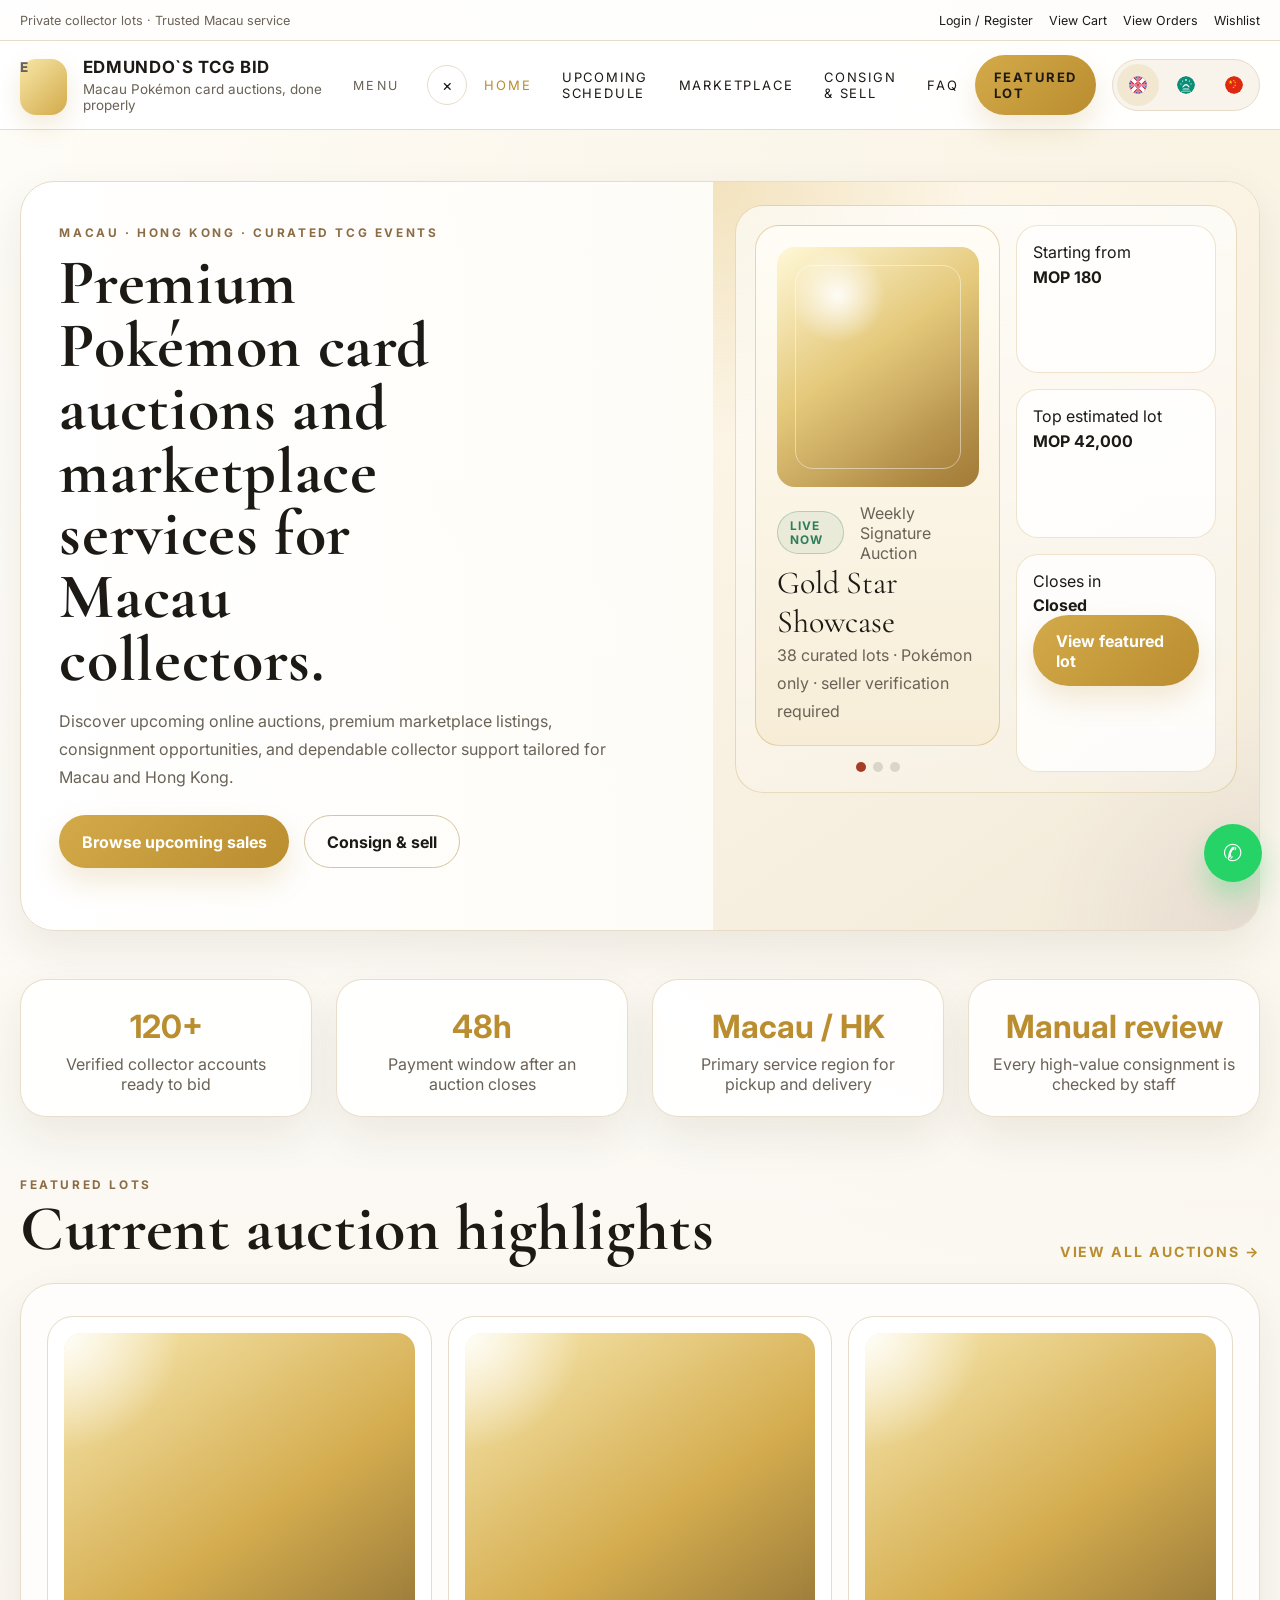
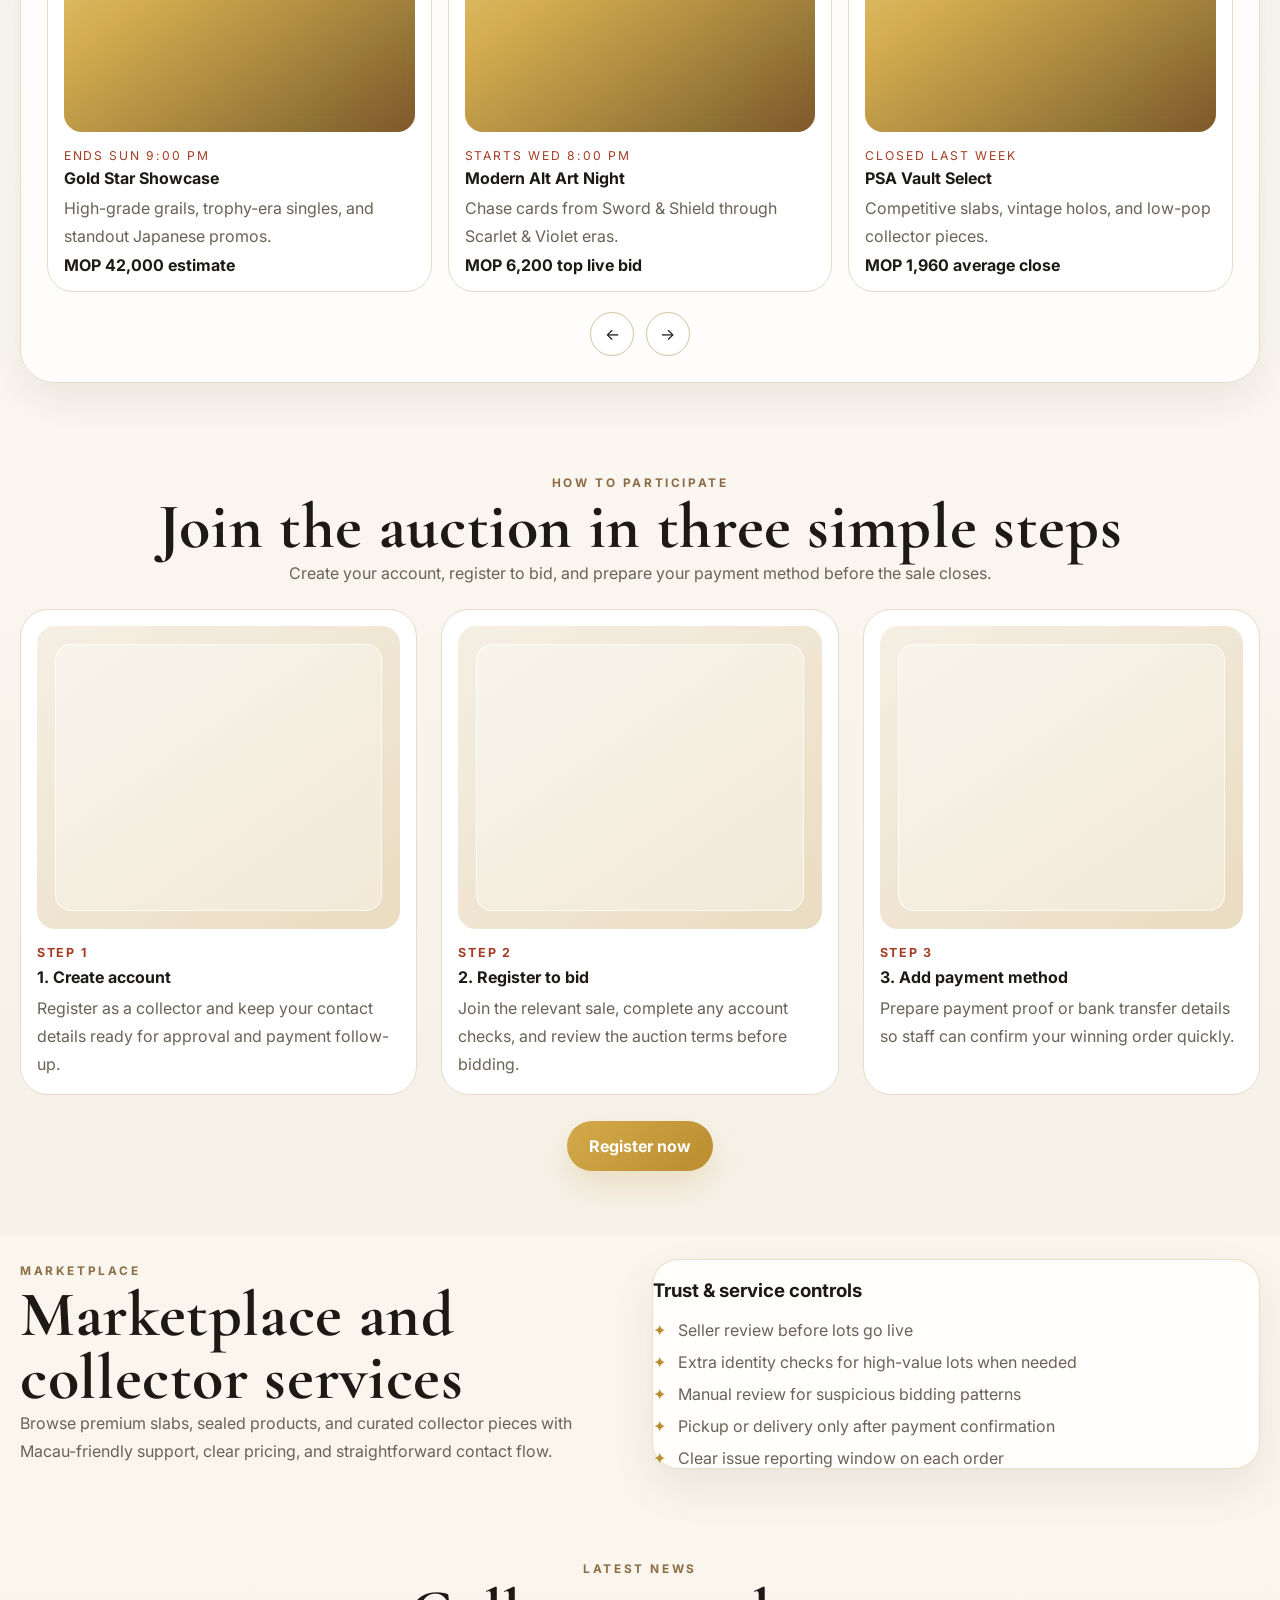
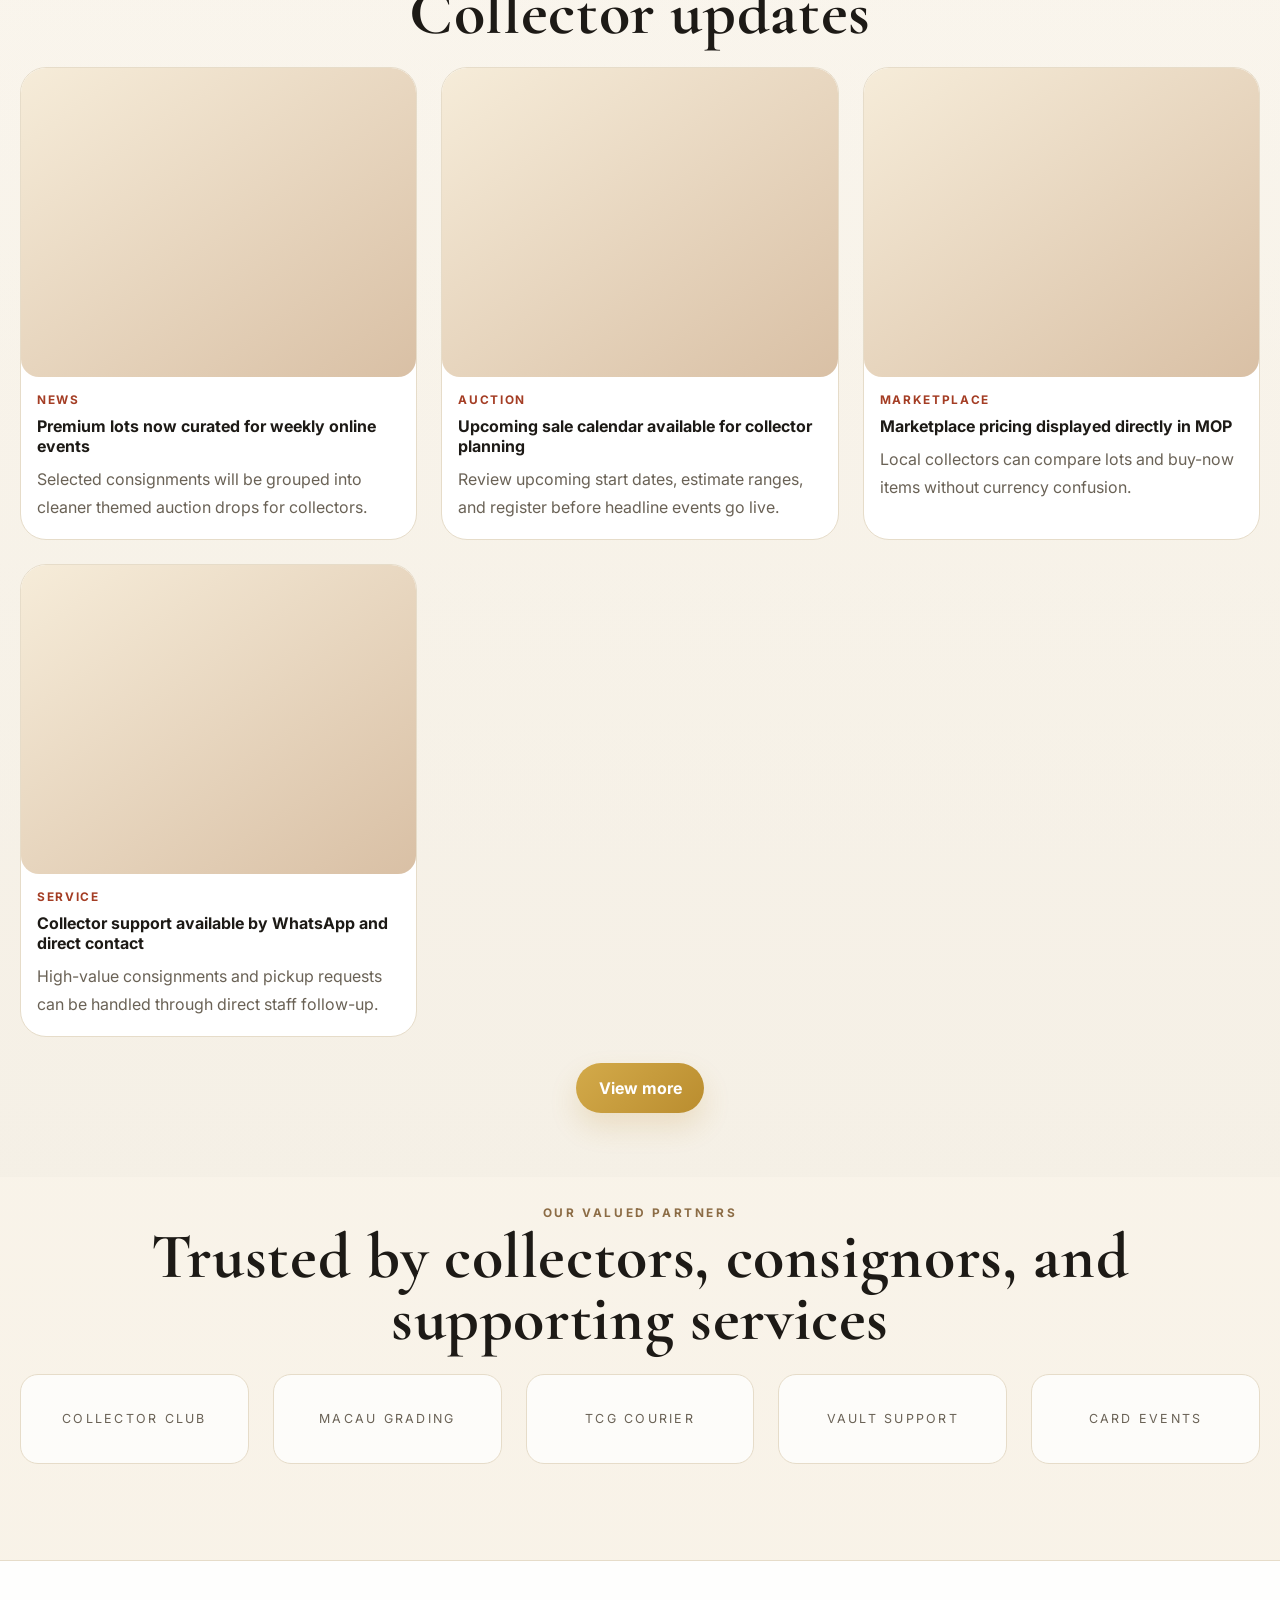
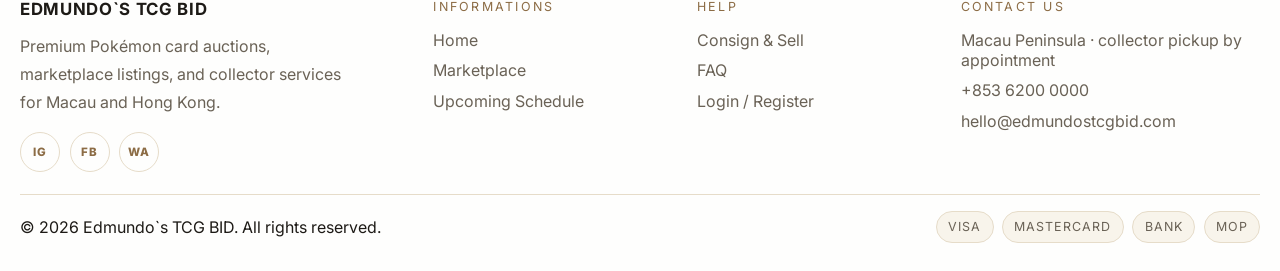
<file: index.html>
<!DOCTYPE html>
<html lang="en">
<head>
  <meta charset="UTF-8" />
  <meta name="viewport" content="width=device-width, initial-scale=1.0" />
  <title>Edmundo`s TCG BID — Premium Pokémon Card Auctions in Macau</title>
  <meta name="description" content="Premium Pokémon card auctions, marketplace listings, and consignment services for collectors in Macau and Hong Kong." />
  <link rel="preconnect" href="https://fonts.googleapis.com">
  <link rel="preconnect" href="https://fonts.gstatic.com" crossorigin>
  <link href="https://fonts.googleapis.com/css2?family=Cormorant+Garamond:wght@500;600;700&family=Inter:wght@400;500;600;700;800&display=swap" rel="stylesheet">
  <link rel="stylesheet" href="assets/css/styles.css" />
</head>
<body data-page="home">
  <div class="site-shell">
    <div class="utility-bar">
      <div class="container utility-wrap">
        <div class="utility-note" data-i18n="util.note">Private collector lots · Trusted Macau service</div>
        <div class="utility-links">
          <a href="login.html" data-i18n="util.login">Login / Register</a>
          <a href="marketplace.html" data-i18n="util.cart">View Cart</a>
          <a href="auctions.html" data-i18n="util.orders">View Orders</a>
          <a href="marketplace.html" data-i18n="util.wishlist">Wishlist</a>
        </div>
      </div>
    </div>

    <header class="site-header">
      <div class="container nav-wrap">
        <a class="brand" href="index.html">
          <span class="brand-mark">E</span>
          <div>
            <strong>Edmundo`s TCG BID</strong>
            <span data-i18n="brand.tagline">Macau Pokémon card auctions, done properly</span>
          </div>
        </a>

        <div class="header-right">
          <nav class="site-nav">
            <div class="mobile-drawer-extra drawer-header">
              <div class="drawer-note" data-i18n="drawer.note">Menu</div>
              <button type="button" class="drawer-close" aria-label="Close menu" data-i18n-aria-label="nav.closeMenu">&times;</button>
            </div>
            <div class="mobile-primary-links">
              <a class="home-link active" href="index.html" data-i18n="nav.home">Home</a>
              <a href="auctions.html" data-i18n="nav.auctions">Upcoming Schedule</a>
              <a href="marketplace.html" data-i18n="nav.marketplace">Marketplace</a>
              <a href="consign.html" data-i18n="nav.consign">Consign & Sell</a>
              <a href="faq.html" data-i18n="nav.faq">FAQ</a>
              <a class="btn btn-sm nav-cta" href="auction-detail.html" data-i18n="nav.sampleLot">Featured Lot</a>
            </div>
            <a class="active" href="index.html" data-i18n="nav.home">Home</a>
            <a href="auctions.html" data-i18n="nav.auctions">Upcoming Schedule</a>
            <a href="marketplace.html" data-i18n="nav.marketplace">Marketplace</a>
            <a href="consign.html" data-i18n="nav.consign">Consign & Sell</a>
            <a href="faq.html" data-i18n="nav.faq">FAQ</a>
            <a class="btn btn-sm nav-cta" href="auction-detail.html" data-i18n="nav.sampleLot">Featured Lot</a>
            <div class="mobile-drawer-extra">
              <div class="mobile-quick-links">
                <a href="login.html" data-i18n="drawer.account">Login / Register</a>
                <a href="marketplace.html" data-i18n="drawer.cart">Cart</a>
                <a href="marketplace.html" data-i18n="drawer.wishlist">Wishlist</a>
              </div>
              <div class="lang-switcher mobile-lang" aria-label="Language switcher">
                <button type="button" class="lang-btn active" data-lang="en" aria-label="English"><img class="flag-icon" aria-hidden="true" src="assets/flags/gb.svg" alt="" /></button>
                <button type="button" class="lang-btn" data-lang="zh-HK" aria-label="Cantonese"><img class="flag-icon" aria-hidden="true" src="assets/flags/mo.svg" alt="" /></button>
                <button type="button" class="lang-btn" data-lang="zh-CN" aria-label="Mandarin"><img class="flag-icon" aria-hidden="true" src="assets/flags/cn.svg" alt="" /></button>
              </div>
            </div>
          </nav>

          <div class="lang-switcher desktop-lang" aria-label="Language switcher">
            <button type="button" class="lang-btn active" data-lang="en" aria-label="English"><img class="flag-icon" aria-hidden="true" src="assets/flags/gb.svg" alt="" /></button>
            <button type="button" class="lang-btn" data-lang="zh-HK" aria-label="Cantonese"><img class="flag-icon" aria-hidden="true" src="assets/flags/mo.svg" alt="" /></button>
            <button type="button" class="lang-btn" data-lang="zh-CN" aria-label="Mandarin"><img class="flag-icon" aria-hidden="true" src="assets/flags/cn.svg" alt="" /></button>
          </div>

          <button class="nav-toggle" aria-label="Open menu" aria-expanded="false" data-i18n-aria-label="nav.openMenu">☰</button>
        </div>
      </div>
      <div class="nav-backdrop"></div>
    </header>

    <main>
      <section class="hero-section">
        <div class="container hero-banner banner-grid">
          <div class="hero-banner-copy">
            <div class="eyebrow" data-i18n="home.hero.eyebrow">Macau · Hong Kong · Curated TCG Events</div>
            <h1 data-i18n="home.hero.title">Premium Pokémon card auctions and marketplace services for Macau collectors.</h1>
            <p class="lede" data-i18n="home.hero.lede">Discover upcoming online auctions, premium marketplace listings, consignment opportunities, and dependable collector support tailored for Macau and Hong Kong.</p>
            <div class="hero-actions">
              <a class="btn" href="auctions.html" data-i18n="home.hero.primary">Browse upcoming sales</a>
              <a class="btn btn-ghost" href="consign.html" data-i18n="home.hero.secondary">Consign & sell</a>
            </div>
          </div>

          <div class="hero-visual">
            <div class="hero-visual-frame">
              <div class="hero-card-stack">
                <div class="hero-lot-card">
                  <div class="hero-lot-art"></div>
                  <div>
                    <div class="hero-card-top">
                      <span class="pill pill-live" data-i18n="status.liveNow">Live now</span>
                      <span class="muted" data-i18n="home.heroCard.kicker">Weekly Signature Auction</span>
                    </div>
                    <div class="hero-lot-title" data-i18n="home.heroCard.title">Gold Star Showcase</div>
                    <p data-i18n="home.heroCard.text">38 curated lots · Pokémon only · seller verification required</p>
                  </div>
                </div>
                <div class="slider-dots"><span class="active"></span><span></span><span></span></div>
              </div>

              <div class="hero-side-stack">
                <div class="hero-side-panel">
                  <span data-i18n="home.heroCard.startingFrom">Starting from</span>
                  <strong>MOP 180</strong>
                </div>
                <div class="hero-side-panel">
                  <span data-i18n="home.heroCard.topEstimate">Top estimated lot</span>
                  <strong>MOP 42,000</strong>
                </div>
                <div class="hero-side-panel">
                  <span data-i18n="common.closesIn">Closes in</span>
                  <strong data-countdown="2026-05-10T21:00:00+08:00">05d 11h 22m</strong>
                  <a class="btn btn-block" href="auction-detail.html" data-i18n="home.heroCard.button">View featured lot</a>
                </div>
              </div>
            </div>
          </div>
        </div>
      </section>

      <section class="stats-section">
        <div class="container stats-grid">
          <article class="stat-card">
            <strong>120+</strong>
            <span data-i18n="home.stats.1">Verified collector accounts ready to bid</span>
          </article>
          <article class="stat-card">
            <strong>48h</strong>
            <span data-i18n="home.stats.2">Payment window after an auction closes</span>
          </article>
          <article class="stat-card">
            <strong>Macau / HK</strong>
            <span data-i18n="home.stats.3">Primary service region for pickup and delivery</span>
          </article>
          <article class="stat-card">
            <strong data-i18n="home.stats.4strong">Manual review</strong>
            <span data-i18n="home.stats.4">Every high-value consignment is checked by staff</span>
          </article>
        </div>
      </section>

      <section class="section">
        <div class="container">
          <div class="section-head">
            <div>
              <div class="eyebrow" data-i18n="home.experience.eyebrow">Featured lots</div>
              <h2 class="section-title-serif" data-i18n="home.experience.title">Current auction highlights</h2>
            </div>
            <a href="auctions.html" class="text-link" data-i18n="home.experience.link">View all auctions →</a>
          </div>

          <div class="home-showcase">
            <div class="home-showcase-grid">
              <article class="home-lot-card">
                <div class="home-lot-image"></div>
                <div class="card-caption">
                  <span data-i18n="home.slate.card1time">Ends Sun 9:00 PM</span>
                  <strong data-i18n="home.slate.card1title">Gold Star Showcase</strong>
                  <p data-i18n="home.slate.card1text">High-grade grails, trophy-era singles, and standout Japanese promos.</p>
                  <div class="price-line" data-i18n="home.slate.card1price">MOP 42,000 estimate</div>
                </div>
              </article>
              <article class="home-lot-card">
                <div class="home-lot-image"></div>
                <div class="card-caption">
                  <span data-i18n="home.slate.card2time">Starts Wed 8:00 PM</span>
                  <strong data-i18n="home.slate.card2title">Modern Alt Art Night</strong>
                  <p data-i18n="home.slate.card2text">Chase cards from Sword & Shield through Scarlet & Violet eras.</p>
                  <div class="price-line" data-i18n="home.slate.card2price">MOP 6,200 top live bid</div>
                </div>
              </article>
              <article class="home-lot-card">
                <div class="home-lot-image"></div>
                <div class="card-caption">
                  <span data-i18n="home.slate.card3time">Closed last week</span>
                  <strong data-i18n="home.slate.card3title">PSA Vault Select</strong>
                  <p data-i18n="home.slate.card3text">Competitive slabs, vintage holos, and low-pop collector pieces.</p>
                  <div class="price-line" data-i18n="home.slate.card3price">MOP 1,960 average close</div>
                </div>
              </article>
            </div>
            <div class="showcase-controls">
              <span class="showcase-arrow">←</span>
              <span class="showcase-arrow">→</span>
            </div>
          </div>
        </div>
      </section>

      <section class="section section-dark">
        <div class="container">
          <div class="section-head" style="justify-content:center;text-align:center;">
            <div>
              <div class="eyebrow" data-i18n="home.payments.eyebrow">How to participate</div>
              <h2 class="section-title-serif" data-i18n="home.payments.title">Join the auction in three simple steps</h2>
              <p data-i18n="home.payments.text">Create your account, register to bid, and prepare your payment method before the sale closes.</p>
            </div>
          </div>

          <div class="participate-grid">
            <article class="participate-card">
              <div class="participate-shot"></div>
              <div class="participate-copy">
                <span data-i18n="home.payments.step1label">Step 1</span>
                <strong data-i18n="home.payments.step1title">1. Create account</strong>
                <p data-i18n="home.payments.step1text">Register as a collector and keep your contact details ready for approval and payment follow-up.</p>
              </div>
            </article>
            <article class="participate-card">
              <div class="participate-shot"></div>
              <div class="participate-copy">
                <span data-i18n="home.payments.step2label">Step 2</span>
                <strong data-i18n="home.payments.step2title">2. Register to bid</strong>
                <p data-i18n="home.payments.step2text">Join the relevant sale, complete any account checks, and review the auction terms before bidding.</p>
              </div>
            </article>
            <article class="participate-card">
              <div class="participate-shot"></div>
              <div class="participate-copy">
                <span data-i18n="home.payments.step3label">Step 3</span>
                <strong data-i18n="home.payments.step3title">3. Add payment method</strong>
                <p data-i18n="home.payments.step3text">Prepare payment proof or bank transfer details so staff can confirm your winning order quickly.</p>
              </div>
            </article>
          </div>
          <div class="centered-cta">
            <a class="btn" href="login.html" data-i18n="home.payments.cta">Register now</a>
          </div>
        </div>
      </section>

      <section class="section">
        <div class="container split-grid">
          <div>
            <div class="eyebrow" data-i18n="home.services.eyebrow">Marketplace</div>
            <h2 class="section-title-serif" data-i18n="home.services.title">Marketplace and collector services</h2>
            <p data-i18n="home.services.text">Browse premium slabs, sealed products, and curated collector pieces with Macau-friendly support, clear pricing, and straightforward contact flow.</p>
          </div>
          <aside class="trust-panel">
            <h3 data-i18n="home.trust.title">Trust & service controls</h3>
            <ul class="check-list">
              <li data-i18n="home.trust.1">Seller review before lots go live</li>
              <li data-i18n="home.trust.2">Extra identity checks for high-value lots when needed</li>
              <li data-i18n="home.trust.3">Manual review for suspicious bidding patterns</li>
              <li data-i18n="home.trust.4">Pickup or delivery only after payment confirmation</li>
              <li data-i18n="home.trust.5">Clear issue reporting window on each order</li>
            </ul>
          </aside>
        </div>
      </section>

      <section class="section section-dark">
        <div class="container">
          <div class="section-head" style="justify-content:center;text-align:center;">
            <div>
              <div class="eyebrow" data-i18n="home.market.eyebrow">Latest news</div>
              <h2 class="section-title-serif" data-i18n="home.market.title">Collector updates</h2>
            </div>
          </div>
          <div class="news-grid">
            <article class="news-card">
              <div class="news-image"></div>
              <div class="news-card-body">
                <span class="news-badge" data-i18n="home.market.card1badge">News</span>
                <strong data-i18n="home.market.card1title">Premium lots now curated for weekly online events</strong>
                <p data-i18n="home.market.card1text">Selected consignments will be grouped into cleaner themed auction drops for collectors.</p>
              </div>
            </article>
            <article class="news-card">
              <div class="news-image"></div>
              <div class="news-card-body">
                <span class="news-badge" data-i18n="home.market.card2badge">Auction</span>
                <strong data-i18n="home.market.card2title">Upcoming sale calendar available for collector planning</strong>
                <p data-i18n="home.market.card2text">Review upcoming start dates, estimate ranges, and register before headline events go live.</p>
              </div>
            </article>
            <article class="news-card">
              <div class="news-image"></div>
              <div class="news-card-body">
                <span class="news-badge" data-i18n="home.market.card3badge">Marketplace</span>
                <strong data-i18n="home.market.card3title">Marketplace pricing displayed directly in MOP</strong>
                <p data-i18n="home.market.card3text">Local collectors can compare lots and buy-now items without currency confusion.</p>
              </div>
            </article>
            <article class="news-card">
              <div class="news-image"></div>
              <div class="news-card-body">
                <span class="news-badge" data-i18n="home.market.card4badge">Service</span>
                <strong data-i18n="home.market.card4title">Collector support available by WhatsApp and direct contact</strong>
                <p data-i18n="home.market.card4text">High-value consignments and pickup requests can be handled through direct staff follow-up.</p>
              </div>
            </article>
          </div>
          <div class="centered-cta">
            <a class="btn" href="faq.html" data-i18n="home.market.link">View more</a>
          </div>
        </div>
      </section>

      <section class="section">
        <div class="container">
          <div class="section-head" style="justify-content:center;text-align:center;">
            <div>
              <div class="eyebrow" data-i18n="home.partners.eyebrow">Our valued partners</div>
              <h2 class="section-title-serif" data-i18n="home.partners.title">Trusted by collectors, consignors, and supporting services</h2>
            </div>
          </div>
          <div class="partner-strip">
            <div class="partner-logo"><span>Collector Club</span></div>
            <div class="partner-logo"><span>Macau Grading</span></div>
            <div class="partner-logo"><span>TCG Courier</span></div>
            <div class="partner-logo"><span>Vault Support</span></div>
            <div class="partner-logo"><span>Card Events</span></div>
          </div>
        </div>
      </section>
    </main>

    <footer class="site-footer">
      <div class="container footer-main footer-grid">
        <div class="footer-brand">
          <strong>Edmundo`s TCG BID</strong>
          <p data-i18n="footer.blurb">Premium Pokémon card auctions, marketplace listings, and collector services for Macau and Hong Kong.</p>
          <div class="footer-social">
            <a href="#" aria-label="Instagram">IG</a>
            <a href="#" aria-label="Facebook">FB</a>
            <a href="#" aria-label="WhatsApp">WA</a>
          </div>
        </div>
        <div>
          <span class="footer-heading" data-i18n="footer.pages">Informations</span>
          <div class="footer-links">
            <a href="index.html" data-i18n="nav.home">Home</a>
            <a href="marketplace.html" data-i18n="nav.marketplace">Marketplace</a>
            <a href="auctions.html" data-i18n="nav.auctions">Upcoming Schedule</a>
          </div>
        </div>
        <div>
          <span class="footer-heading" data-i18n="footer.navigate">Help</span>
          <div class="footer-links">
            <a href="consign.html" data-i18n="nav.consign">Consign & Sell</a>
            <a href="faq.html" data-i18n="nav.faq">FAQ</a>
            <a href="login.html" data-i18n="util.login">Login / Register</a>
          </div>
        </div>
        <div>
          <span class="footer-heading" data-i18n="footer.serviceTitle">Contact Us</span>
          <ul class="contact-list">
            <li data-i18n="footer.address">Macau Peninsula · collector pickup by appointment</li>
            <li data-i18n="footer.phone">+853 6200 0000</li>
            <li data-i18n="footer.email">hello@edmundostcgbid.com</li>
          </ul>
        </div>
      </div>
      <div class="container footer-bottom">
        <div data-i18n="footer.copyright">© 2026 Edmundo`s TCG BID. All rights reserved.</div>
        <div class="payment-strip">
          <span class="payment-pill">Visa</span>
          <span class="payment-pill">Mastercard</span>
          <span class="payment-pill">Bank</span>
          <span class="payment-pill">MOP</span>
        </div>
      </div>
    </footer>

    <a class="whatsapp-float" href="#" aria-label="WhatsApp">✆</a>
  </div>
  <script src="assets/js/app.js"></script>
</body>
</html>
</file>
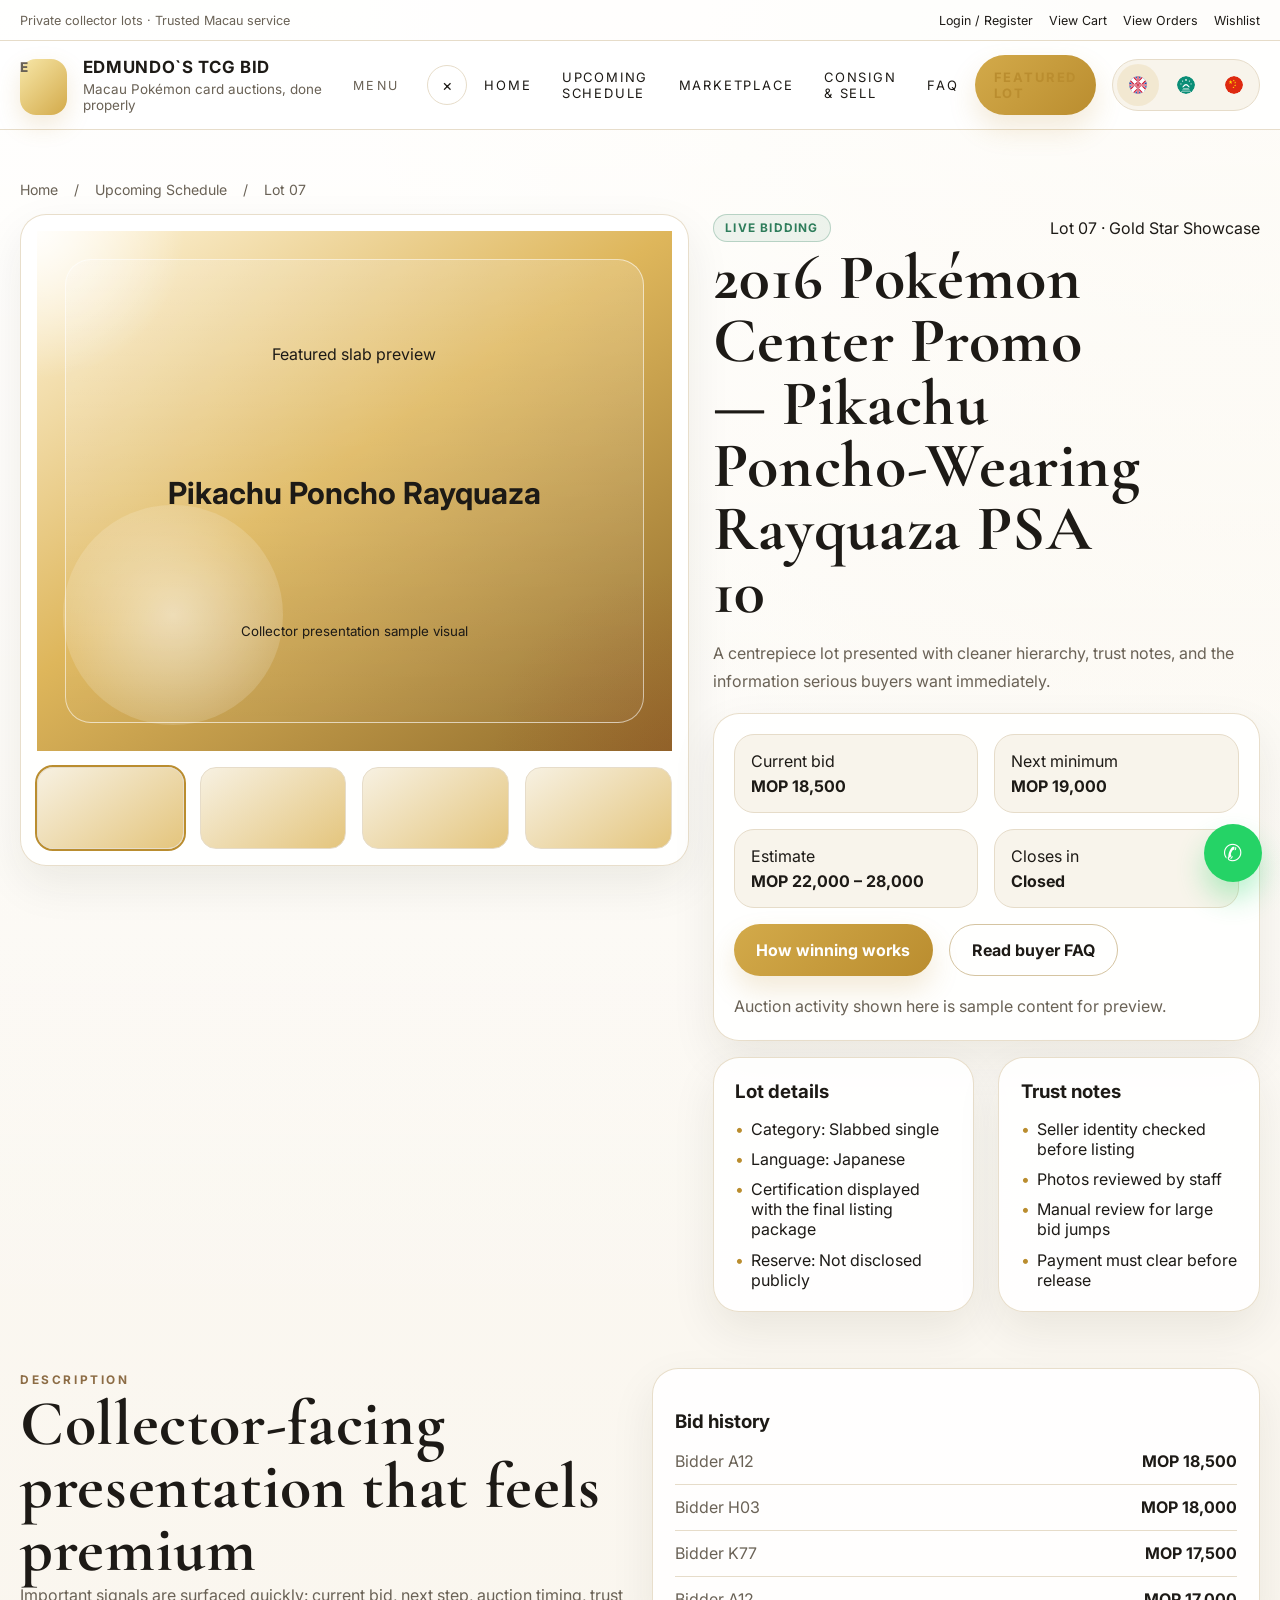
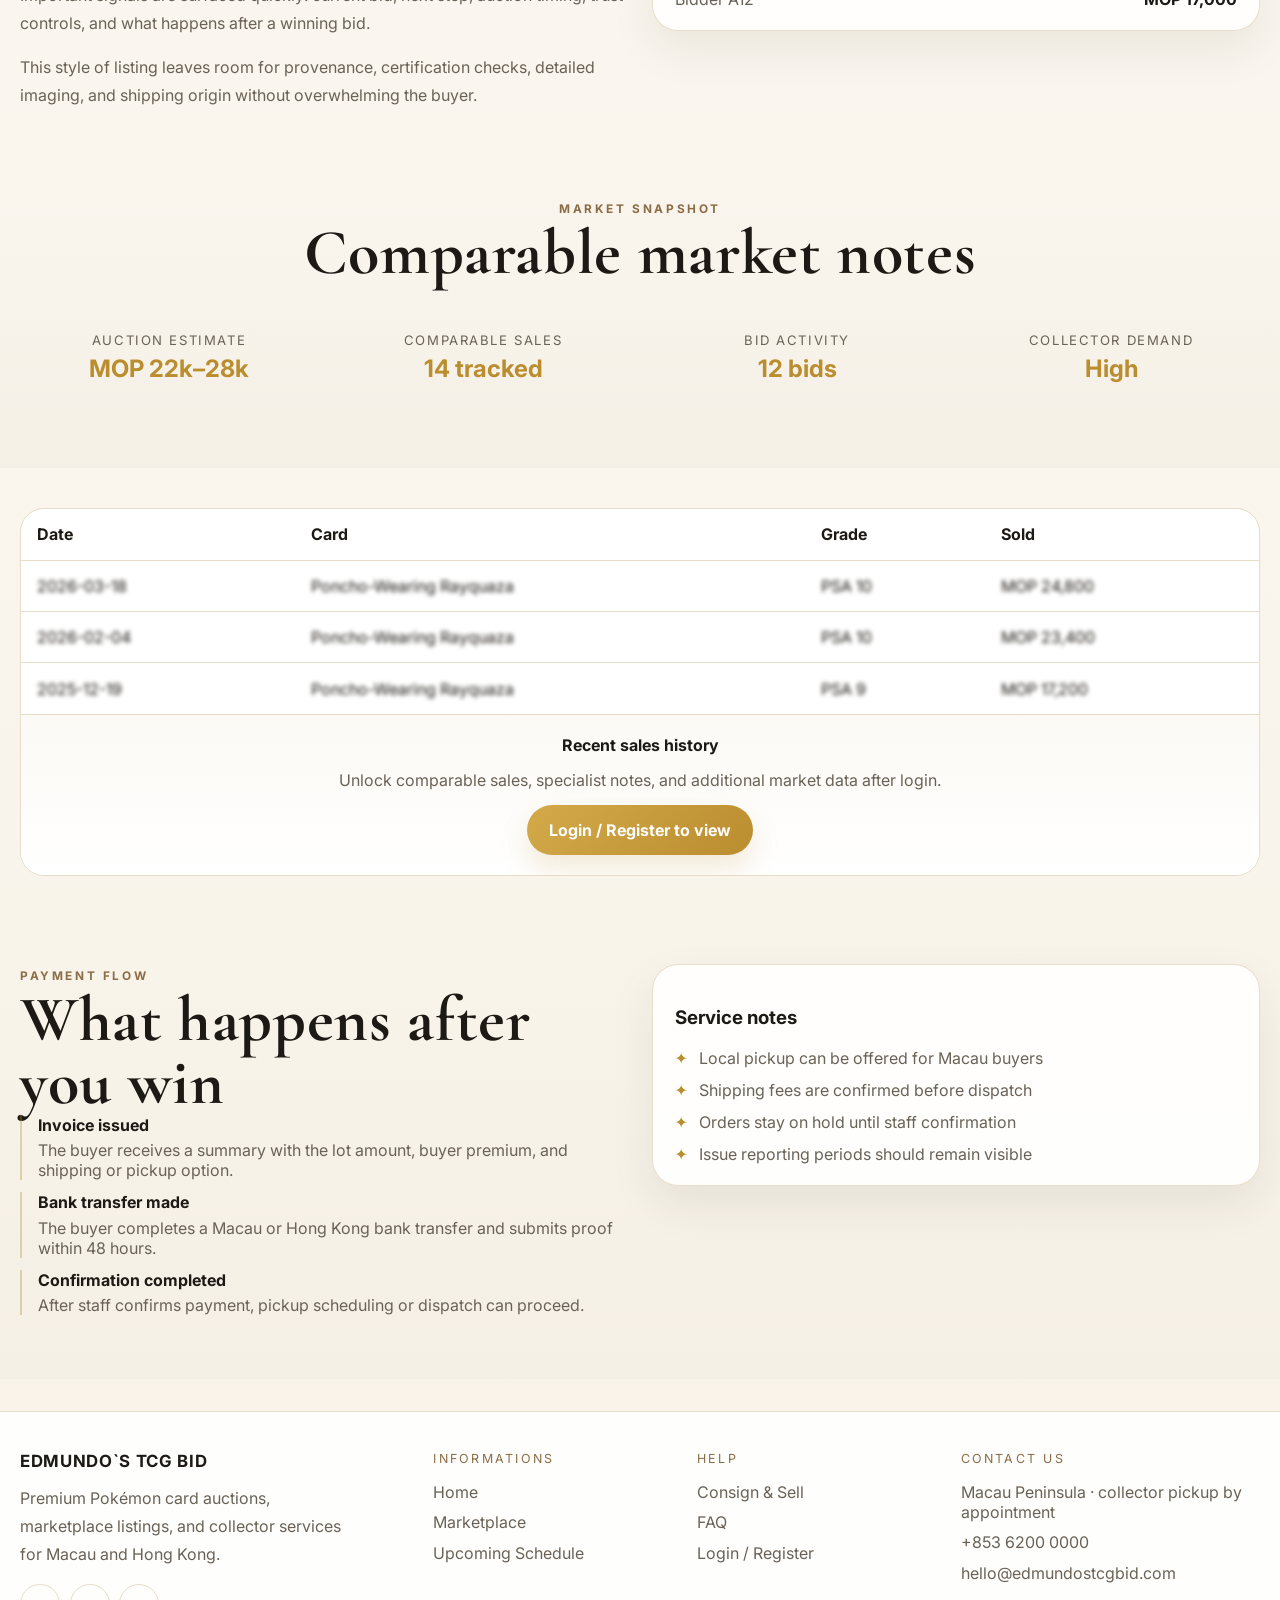
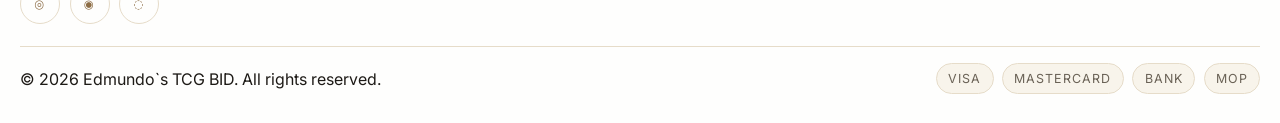
<file: auction-detail.html>
<!DOCTYPE html>
<html lang="en">
<head>
  <meta charset="UTF-8" />
  <meta name="viewport" content="width=device-width, initial-scale=1.0" />
  <title>Lot Detail — Edmundo`s TCG BID</title>
  <meta name="description" content="Featured lot detail for a premium Pokémon card auction at Edmundo`s TCG BID." />
  <link rel="preconnect" href="https://fonts.googleapis.com">
  <link rel="preconnect" href="https://fonts.gstatic.com" crossorigin>
  <link href="https://fonts.googleapis.com/css2?family=Cormorant+Garamond:wght@500;600;700&family=Inter:wght@400;500;600;700;800&display=swap" rel="stylesheet">
  <link rel="stylesheet" href="assets/css/styles.css" />
</head>
<body data-page="auction-detail">
  <div class="site-shell">
    <div class="utility-bar">
      <div class="container utility-wrap">
        <div class="utility-note" data-i18n="util.note">Private collector lots · Trusted Macau service</div>
        <div class="utility-links">
          <a href="login.html" data-i18n="util.login">Login / Register</a>
          <a href="#" data-i18n="util.cart">View Cart</a>
          <a href="#" data-i18n="util.orders">View Orders</a>
          <a href="#" data-i18n="util.wishlist">Wishlist</a>
        </div>
      </div>
    </div>

    <header class="site-header">
      <div class="container nav-wrap">
        <a class="brand" href="index.html">
          <span class="brand-mark">E</span>
          <div>
            <strong>Edmundo`s TCG BID</strong>
            <span data-i18n="brand.tagline">Macau Pokémon card auctions, done properly</span>
          </div>
        </a>

        <div class="header-right">
          <nav class="site-nav">
            <div class="mobile-drawer-extra drawer-header">
              <div class="drawer-note" data-i18n="drawer.note">Menu</div>
              <button type="button" class="drawer-close" aria-label="Close menu" data-i18n-aria-label="nav.closeMenu">&times;</button>
            </div>
            <a href="index.html" data-i18n="nav.home">Home</a>
            <a href="auctions.html" data-i18n="nav.auctions">Upcoming Schedule</a>
            <a href="marketplace.html" data-i18n="nav.marketplace">Marketplace</a>
            <a href="consign.html" data-i18n="nav.consign">Consign & Sell</a>
            <a href="faq.html" data-i18n="nav.faq">FAQ</a>
            <a class="btn btn-sm nav-cta active" href="auction-detail.html" data-i18n="nav.sampleLot">Featured Lot</a>
            <div class="mobile-drawer-extra">
              <div class="mobile-quick-links">
                <a href="login.html" data-i18n="drawer.account">Login / Register</a>
                <a href="#" data-i18n="drawer.cart">Cart</a>
                <a href="#" data-i18n="drawer.wishlist">Wishlist</a>
              </div>
              <div class="lang-switcher mobile-lang" aria-label="Language switcher">
                <button type="button" class="lang-btn active" data-lang="en" aria-label="English"><img class="flag-icon" aria-hidden="true" src="assets/flags/gb.svg" alt="" /></button>
                <button type="button" class="lang-btn" data-lang="zh-HK" aria-label="Cantonese"><img class="flag-icon" aria-hidden="true" src="assets/flags/mo.svg" alt="" /></button>
                <button type="button" class="lang-btn" data-lang="zh-CN" aria-label="Mandarin"><img class="flag-icon" aria-hidden="true" src="assets/flags/cn.svg" alt="" /></button>
              </div>
            </div>
          </nav>

          <div class="lang-switcher desktop-lang" aria-label="Language switcher">
            <button type="button" class="lang-btn active" data-lang="en" aria-label="English"><img class="flag-icon" aria-hidden="true" src="assets/flags/gb.svg" alt="" /></button>
            <button type="button" class="lang-btn" data-lang="zh-HK" aria-label="Cantonese"><img class="flag-icon" aria-hidden="true" src="assets/flags/mo.svg" alt="" /></button>
            <button type="button" class="lang-btn" data-lang="zh-CN" aria-label="Mandarin"><img class="flag-icon" aria-hidden="true" src="assets/flags/cn.svg" alt="" /></button>
          </div>

          <button class="nav-toggle" aria-label="Open menu" aria-expanded="false" data-i18n-aria-label="nav.openMenu">☰</button>
        </div>
      </div>
      <div class="nav-backdrop"></div>
    </header>

    <main>
      <section class="page-hero detail-hero">
        <div class="container breadcrumbs"><a href="index.html" data-i18n="nav.home">Home</a><span>/</span><a href="auctions.html" data-i18n="nav.auctions">Upcoming Schedule</a><span>/</span><span data-i18n="detail.breadcrumbLot">Lot 07</span></div>
        <div class="container detail-grid">
          <div class="lot-gallery">
            <div class="mock-card-art">
              <div class="foil-circle"></div>
              <div class="mock-card-frame">
                <span data-i18n="detail.mock.label">Featured slab preview</span>
                <strong>Pikachu Poncho Rayquaza</strong>
                <small data-i18n="detail.mock.sub">Collector presentation sample visual</small>
              </div>
            </div>
            <div class="thumb-row">
              <span class="thumb active"></span>
              <span class="thumb"></span>
              <span class="thumb"></span>
              <span class="thumb"></span>
            </div>
          </div>

          <div class="lot-info">
            <div class="auction-meta"><span class="pill pill-live" data-i18n="detail.live">Live bidding</span><span data-i18n="detail.meta">Lot 07 · Gold Star Showcase</span></div>
            <h1 data-i18n="detail.title">2016 Pokémon Center Promo — Pikachu Poncho-Wearing Rayquaza PSA 10</h1>
            <p class="lede small" data-i18n="detail.lede">A centrepiece lot presented with cleaner hierarchy, trust notes, and the information serious buyers want immediately.</p>

            <div class="bid-panel">
              <div class="bid-grid">
                <div><span data-i18n="detail.bid.current">Current bid</span><strong>MOP 18,500</strong></div>
                <div><span data-i18n="detail.bid.next">Next minimum</span><strong>MOP 19,000</strong></div>
                <div><span data-i18n="detail.bid.estimate">Estimate</span><strong>MOP 22,000 – 28,000</strong></div>
                <div><span data-i18n="common.closesIn">Closes in</span><strong data-countdown="2026-05-10T21:00:00+08:00">05d 11h 22m</strong></div>
              </div>
              <div class="cta-row">
                <a class="btn" href="#payment-flow" data-i18n="detail.cta.primary">How winning works</a>
                <a class="btn btn-ghost" href="faq.html" data-i18n="detail.cta.secondary">Read buyer FAQ</a>
              </div>
              <p class="fine-print" data-i18n="detail.fine">Auction activity shown here is sample content for preview.</p>
            </div>

            <div class="info-grid two-col">
              <article class="info-card">
                <h3 data-i18n="detail.info.lotTitle">Lot details</h3>
                <ul>
                  <li data-i18n="detail.info.1">Category: Slabbed single</li>
                  <li data-i18n="detail.info.2">Language: Japanese</li>
                  <li data-i18n="detail.info.3">Certification displayed with the final listing package</li>
                  <li data-i18n="detail.info.4">Reserve: Not disclosed publicly</li>
                </ul>
              </article>
              <article class="info-card">
                <h3 data-i18n="detail.info.trustTitle">Trust notes</h3>
                <ul>
                  <li data-i18n="detail.trust.1">Seller identity checked before listing</li>
                  <li data-i18n="detail.trust.2">Photos reviewed by staff</li>
                  <li data-i18n="detail.trust.3">Manual review for large bid jumps</li>
                  <li data-i18n="detail.trust.4">Payment must clear before release</li>
                </ul>
              </article>
            </div>
          </div>
        </div>
      </section>

      <section class="section">
        <div class="container split-grid">
          <div>
            <div class="eyebrow" data-i18n="detail.desc.eyebrow">Description</div>
            <h2 class="section-title-serif" data-i18n="detail.desc.title">Collector-facing presentation that feels premium</h2>
            <p data-i18n="detail.desc.text1">Important signals are surfaced quickly: current bid, next step, auction timing, trust controls, and what happens after a winning bid.</p>
            <p style="margin-top:1rem;" data-i18n="detail.desc.text2">This style of listing leaves room for provenance, certification checks, detailed imaging, and shipping origin without overwhelming the buyer.</p>
          </div>
          <aside class="panel" style="padding:1.35rem;">
            <h3 data-i18n="detail.history.title">Bid history</h3>
            <ul class="history-list">
              <li><span data-i18n="detail.history.1name">Bidder A12</span><strong>MOP 18,500</strong></li>
              <li><span data-i18n="detail.history.2name">Bidder H03</span><strong>MOP 18,000</strong></li>
              <li><span data-i18n="detail.history.3name">Bidder K77</span><strong>MOP 17,500</strong></li>
              <li><span data-i18n="detail.history.4name">Bidder A12</span><strong>MOP 17,000</strong></li>
            </ul>
          </aside>
        </div>
      </section>

      <section class="section section-dark">
        <div class="container">
          <div class="section-head" style="justify-content:center;text-align:center;">
            <div>
              <div class="eyebrow" data-i18n="detail.metrics.title">Market snapshot</div>
              <h2 class="section-title-serif">Comparable market notes</h2>
            </div>
          </div>
          <div class="metric-grid">
            <article class="metric-card"><span data-i18n="detail.metrics.a">Auction estimate</span><strong>MOP 22k–28k</strong></article>
            <article class="metric-card"><span data-i18n="detail.metrics.b">Comparable sales</span><strong>14 tracked</strong></article>
            <article class="metric-card"><span data-i18n="detail.metrics.c">Bid activity</span><strong>12 bids</strong></article>
            <article class="metric-card"><span data-i18n="detail.metrics.d">Collector demand</span><strong>High</strong></article>
          </div>
        </div>
      </section>

      <section class="section">
        <div class="container">
          <div class="gated-table">
            <table>
              <thead>
                <tr><th>Date</th><th>Card</th><th>Grade</th><th>Sold</th></tr>
              </thead>
              <tbody>
                <tr><td>2026-03-18</td><td>Poncho-Wearing Rayquaza</td><td>PSA 10</td><td>MOP 24,800</td></tr>
                <tr><td>2026-02-04</td><td>Poncho-Wearing Rayquaza</td><td>PSA 10</td><td>MOP 23,400</td></tr>
                <tr><td>2025-12-19</td><td>Poncho-Wearing Rayquaza</td><td>PSA 9</td><td>MOP 17,200</td></tr>
              </tbody>
            </table>
            <div class="gate-callout">
              <strong data-i18n="detail.gate.title">Recent sales history</strong>
              <p data-i18n="detail.gate.body">Unlock comparable sales, specialist notes, and additional market data after login.</p>
              <a class="btn" href="login.html" data-i18n="detail.gate.cta">Login / Register to view</a>
            </div>
          </div>
        </div>
      </section>

      <section class="section section-dark" id="payment-flow">
        <div class="container split-grid">
          <div>
            <div class="eyebrow" data-i18n="detail.payment.eyebrow">Payment flow</div>
            <h2 class="section-title-serif" data-i18n="detail.payment.title">What happens after you win</h2>
            <div class="timeline">
              <div class="timeline-item"><strong data-i18n="detail.payment.1title">Invoice issued</strong><span data-i18n="detail.payment.1text">The buyer receives a summary with the lot amount, buyer premium, and shipping or pickup option.</span></div>
              <div class="timeline-item"><strong data-i18n="detail.payment.2title">Bank transfer made</strong><span data-i18n="detail.payment.2text">The buyer completes a Macau or Hong Kong bank transfer and submits proof within 48 hours.</span></div>
              <div class="timeline-item"><strong data-i18n="detail.payment.3title">Confirmation completed</strong><span data-i18n="detail.payment.3text">After staff confirms payment, pickup scheduling or dispatch can proceed.</span></div>
            </div>
          </div>
          <aside class="panel" style="padding:1.35rem;">
            <h3 data-i18n="detail.ops.title">Service notes</h3>
            <ul class="check-list">
              <li data-i18n="detail.ops.1">Local pickup can be offered for Macau buyers</li>
              <li data-i18n="detail.ops.2">Shipping fees are confirmed before dispatch</li>
              <li data-i18n="detail.ops.3">Orders stay on hold until staff confirmation</li>
              <li data-i18n="detail.ops.4">Issue reporting periods should remain visible</li>
            </ul>
          </aside>
        </div>
      </section>
    </main>

    <footer class="site-footer">
      <div class="container footer-main footer-grid">
        <div class="footer-brand">
          <strong>Edmundo`s TCG BID</strong>
          <p data-i18n="footer.blurb">A polished Macau-facing preview for premium Pokémon card auctions, marketplace listings, and consignment services.</p>
          <div class="footer-social">
            <a href="#" aria-label="Instagram">◎</a>
            <a href="#" aria-label="Facebook">◉</a>
            <a href="#" aria-label="WhatsApp">◌</a>
          </div>
        </div>
        <div>
          <span class="footer-heading" data-i18n="footer.pages">Informations</span>
          <div class="footer-links">
            <a href="index.html" data-i18n="nav.home">Home</a>
            <a href="marketplace.html" data-i18n="nav.marketplace">Marketplace</a>
            <a href="auctions.html" data-i18n="nav.auctions">Upcoming Schedule</a>
          </div>
        </div>
        <div>
          <span class="footer-heading" data-i18n="footer.navigate">Help</span>
          <div class="footer-links">
            <a href="consign.html" data-i18n="nav.consign">Consign & Sell</a>
            <a href="faq.html" data-i18n="nav.faq">FAQ</a>
            <a href="login.html" data-i18n="util.login">Login / Register</a>
          </div>
        </div>
        <div>
          <span class="footer-heading" data-i18n="footer.serviceTitle">Contact Us</span>
          <ul class="contact-list">
            <li data-i18n="footer.address">Macau Peninsula · collector pickup by appointment</li>
            <li data-i18n="footer.phone">+853 6200 0000</li>
            <li data-i18n="footer.email">hello@edmundostcgbid.com</li>
          </ul>
        </div>
      </div>
      <div class="container footer-bottom">
        <div data-i18n="footer.copyright">© 2026 Edmundo`s TCG BID. All rights reserved.</div>
        <div class="payment-strip">
          <span class="payment-pill">Visa</span>
          <span class="payment-pill">Mastercard</span>
          <span class="payment-pill">Bank</span>
          <span class="payment-pill">MOP</span>
        </div>
      </div>
    </footer>

    <a class="whatsapp-float" href="#" aria-label="WhatsApp">✆</a>
  </div>
  <script src="assets/js/app.js"></script>
</body>
</html>
</file>
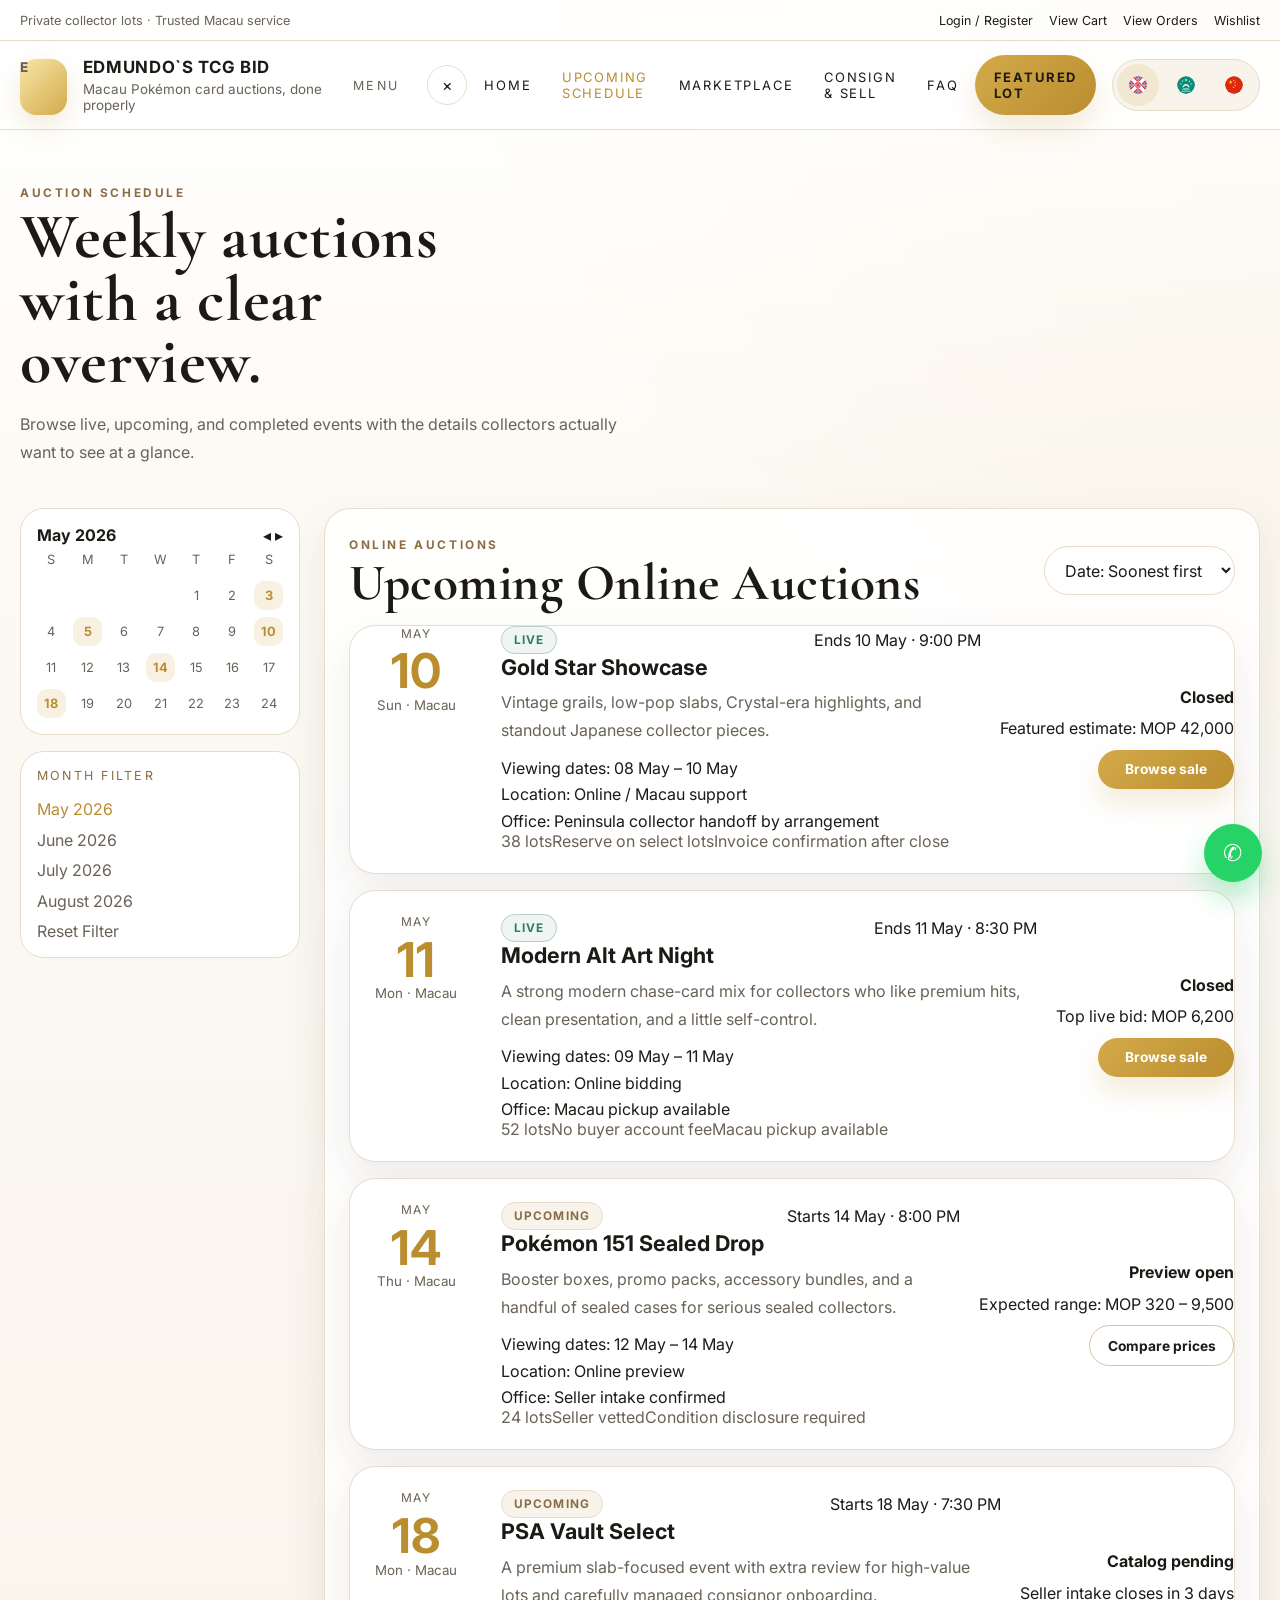
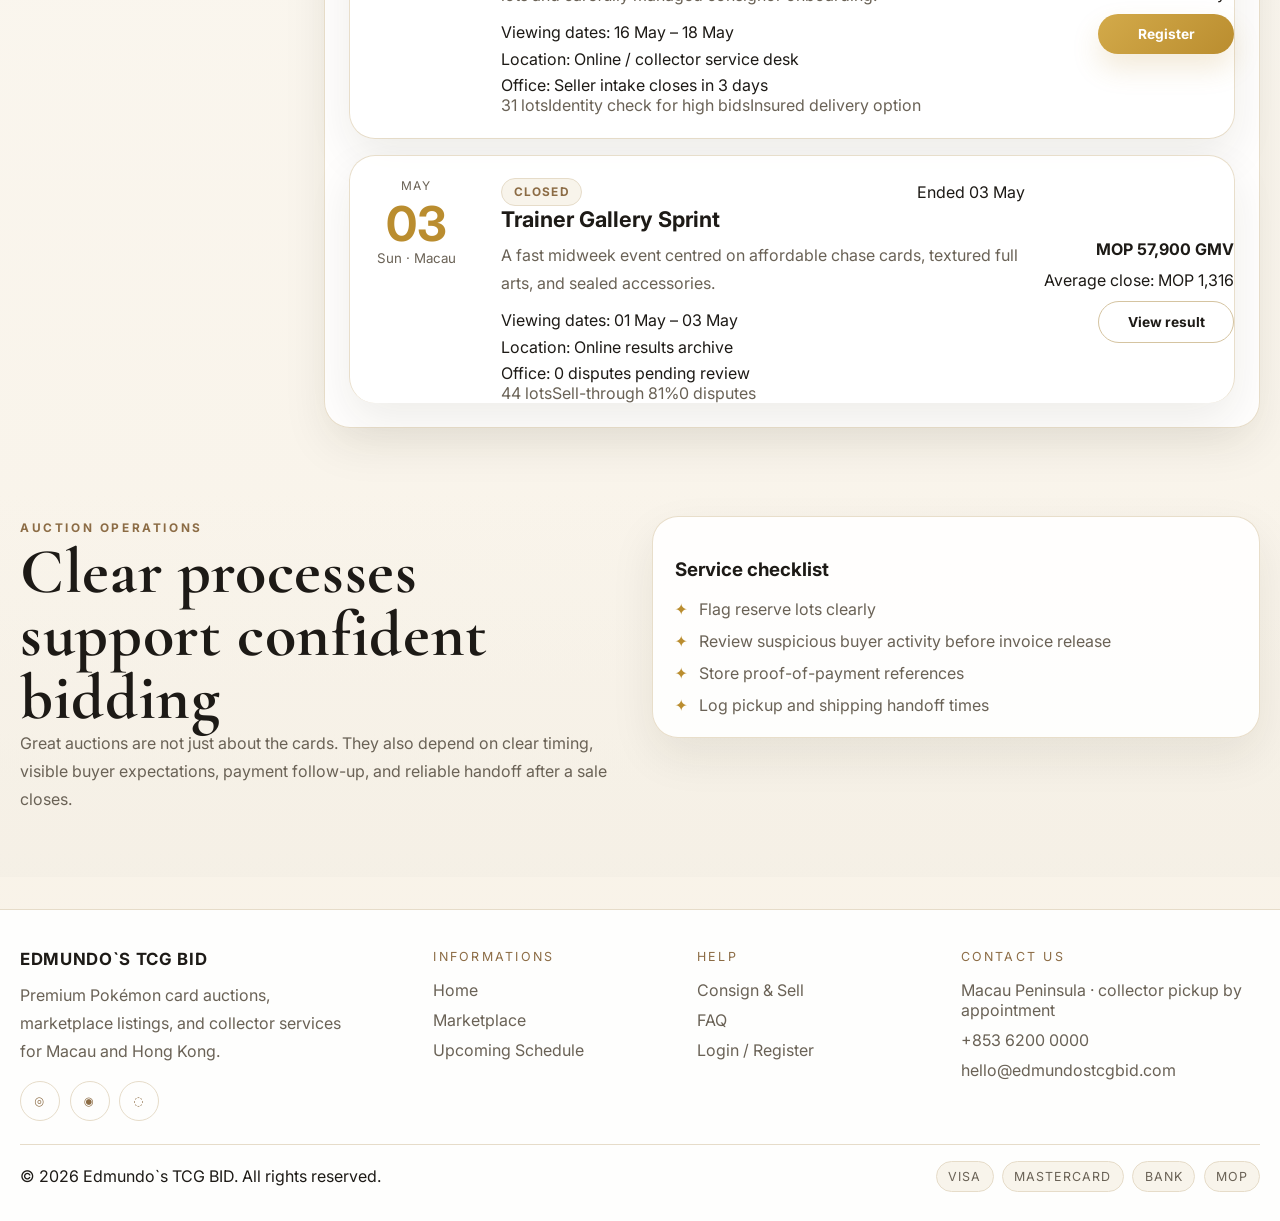
<file: auctions.html>
<!DOCTYPE html>
<html lang="en">
<head>
  <meta charset="UTF-8" />
  <meta name="viewport" content="width=device-width, initial-scale=1.0" />
  <title>Auctions — Edmundo`s TCG BID</title>
  <meta name="description" content="Explore live, upcoming, and closed Pokémon card auctions from Edmundo`s TCG BID." />
  <link rel="preconnect" href="https://fonts.googleapis.com">
  <link rel="preconnect" href="https://fonts.gstatic.com" crossorigin>
  <link href="https://fonts.googleapis.com/css2?family=Cormorant+Garamond:wght@500;600;700&family=Inter:wght@400;500;600;700;800&display=swap" rel="stylesheet">
  <link rel="stylesheet" href="assets/css/styles.css" />
</head>
<body data-page="auctions">
  <div class="site-shell">
    <div class="utility-bar">
      <div class="container utility-wrap">
        <div class="utility-note" data-i18n="util.note">Private collector lots · Trusted Macau service</div>
        <div class="utility-links">
          <a href="login.html" data-i18n="util.login">Login / Register</a>
          <a href="marketplace.html" data-i18n="util.cart">View Cart</a>
          <a href="#" data-i18n="util.orders">View Orders</a>
          <a href="#" data-i18n="util.wishlist">Wishlist</a>
        </div>
      </div>
    </div>

    <header class="site-header">
      <div class="container nav-wrap">
        <a class="brand" href="index.html">
          <span class="brand-mark">E</span>
          <div>
            <strong>Edmundo`s TCG BID</strong>
            <span data-i18n="brand.tagline">Macau Pokémon card auctions, done properly</span>
          </div>
        </a>

        <div class="header-right">
          <nav class="site-nav">
            <div class="mobile-drawer-extra drawer-header">
              <div class="drawer-note" data-i18n="drawer.note">Menu</div>
              <button type="button" class="drawer-close" aria-label="Close menu" data-i18n-aria-label="nav.closeMenu">&times;</button>
            </div>
            <a href="index.html" data-i18n="nav.home">Home</a>
            <a class="active" href="auctions.html" data-i18n="nav.auctions">Upcoming Schedule</a>
            <a href="marketplace.html" data-i18n="nav.marketplace">Marketplace</a>
            <a href="consign.html" data-i18n="nav.consign">Consign & Sell</a>
            <a href="faq.html" data-i18n="nav.faq">FAQ</a>
            <a class="btn btn-sm nav-cta" href="auction-detail.html" data-i18n="nav.sampleLot">Featured Lot</a>
            <div class="mobile-drawer-extra">
              <div class="mobile-quick-links">
                <a href="login.html" data-i18n="drawer.account">Login / Register</a>
                <a href="marketplace.html" data-i18n="drawer.cart">Cart</a>
                <a href="#" data-i18n="drawer.wishlist">Wishlist</a>
              </div>
              <div class="lang-switcher mobile-lang" aria-label="Language switcher">
                <button type="button" class="lang-btn active" data-lang="en" aria-label="English"><img class="flag-icon" aria-hidden="true" src="assets/flags/gb.svg" alt="" /></button>
                <button type="button" class="lang-btn" data-lang="zh-HK" aria-label="Cantonese"><img class="flag-icon" aria-hidden="true" src="assets/flags/mo.svg" alt="" /></button>
                <button type="button" class="lang-btn" data-lang="zh-CN" aria-label="Mandarin"><img class="flag-icon" aria-hidden="true" src="assets/flags/cn.svg" alt="" /></button>
              </div>
            </div>
          </nav>

          <div class="lang-switcher desktop-lang" aria-label="Language switcher">
            <button type="button" class="lang-btn active" data-lang="en" aria-label="English"><img class="flag-icon" aria-hidden="true" src="assets/flags/gb.svg" alt="" /></button>
            <button type="button" class="lang-btn" data-lang="zh-HK" aria-label="Cantonese"><img class="flag-icon" aria-hidden="true" src="assets/flags/mo.svg" alt="" /></button>
            <button type="button" class="lang-btn" data-lang="zh-CN" aria-label="Mandarin"><img class="flag-icon" aria-hidden="true" src="assets/flags/cn.svg" alt="" /></button>
          </div>

          <button class="nav-toggle" aria-label="Open menu" aria-expanded="false" data-i18n-aria-label="nav.openMenu">☰</button>
        </div>
      </div>
      <div class="nav-backdrop"></div>
    </header>

    <main>
      <section class="page-hero">
        <div class="container">
          <div class="eyebrow" data-i18n="auctions.hero.eyebrow">Auction schedule</div>
          <h1 data-i18n="auctions.hero.title">Weekly auctions with a clear overview.</h1>
          <p data-i18n="auctions.hero.text">Browse live, upcoming, and completed events with the details collectors actually want to see at a glance.</p>
        </div>
      </section>

      <section class="section tight-top">
        <div class="container schedule-layout">
          <aside class="schedule-sidebar">
            <div class="calendar-card">
              <div class="calendar-head">
                <span>May 2026</span>
                <span>◂ ▸</span>
              </div>
              <div class="mini-calendar">
                <div class="calendar-grid">
                  <span>S</span><span>M</span><span>T</span><span>W</span><span>T</span><span>F</span><span>S</span>
                  <span></span><span></span><span></span><span></span><span>1</span><span>2</span><span class="active">3</span>
                  <span>4</span><span class="active">5</span><span>6</span><span>7</span><span>8</span><span>9</span><span class="active">10</span>
                  <span>11</span><span>12</span><span>13</span><span class="active">14</span><span>15</span><span>16</span><span>17</span>
                  <span class="active">18</span><span>19</span><span>20</span><span>21</span><span>22</span><span>23</span><span>24</span>
                </div>
              </div>
            </div>
            <div class="filter-list-card" style="margin-top:1rem;">
              <div class="footer-heading">Month filter</div>
              <div class="month-filter-list">
                <a href="#" class="active">May 2026</a>
                <a href="#">June 2026</a>
                <a href="#">July 2026</a>
                <a href="#">August 2026</a>
                <a href="#">Reset Filter</a>
              </div>
            </div>
          </aside>

          <div class="panel" style="padding:1.5rem;">
            <div class="results-topline" style="margin-bottom:1rem;">
              <div>
                <div class="eyebrow">Online auctions</div>
                <h2 class="section-title-serif" style="font-size:clamp(2.2rem,4vw,3.6rem);margin-top:0.35rem;">Upcoming Online Auctions</h2>
              </div>
              <div class="schedule-sort">
                <select>
                  <option>Date: Soonest first</option>
                  <option>Date: Latest first</option>
                </select>
              </div>
            </div>

            <div class="schedule-list" id="auctionList">
              <article class="schedule-item auction-row" data-category="live">
                <div class="schedule-date">
                  <span>May</span>
                  <strong>10</strong>
                  <small>Sun · Macau</small>
                </div>
                <div class="schedule-main auction-row-main">
                  <div class="auction-meta"><span class="pill pill-live" data-i18n="filters.live">Live</span><span data-i18n="auctions.row1.time">Ends 10 May · 9:00 PM</span></div>
                  <h2 data-i18n="auctions.row1.title">Gold Star Showcase</h2>
                  <p data-i18n="auctions.row1.text">Vintage grails, low-pop slabs, Crystal-era highlights, and standout Japanese collector pieces.</p>
                  <div class="schedule-meta">
                    <span>Viewing dates: 08 May – 10 May</span>
                    <span>Location: Online / Macau support</span>
                    <span>Office: Peninsula collector handoff by arrangement</span>
                  </div>
                  <div class="auction-tags"><span data-i18n="auctions.row1.tag1">38 lots</span><span data-i18n="auctions.row1.tag2">Reserve on select lots</span><span data-i18n="auctions.row1.tag3">Invoice confirmation after close</span></div>
                </div>
                <div class="schedule-side auction-row-side">
                  <strong data-countdown="2026-05-10T21:00:00+08:00">05d 11h 22m</strong>
                  <span data-i18n="auctions.row1.side">Featured estimate: MOP 42,000</span>
                  <a href="auction-detail.html" class="btn btn-sm" data-i18n="auctions.row1.btn">Browse sale</a>
                </div>
              </article>

              <article class="schedule-item auction-row" data-category="live">
                <div class="schedule-date">
                  <span>May</span>
                  <strong>11</strong>
                  <small>Mon · Macau</small>
                </div>
                <div class="schedule-main auction-row-main">
                  <div class="auction-meta"><span class="pill pill-live" data-i18n="filters.live">Live</span><span data-i18n="auctions.row2.time">Ends 11 May · 8:30 PM</span></div>
                  <h2 data-i18n="auctions.row2.title">Modern Alt Art Night</h2>
                  <p data-i18n="auctions.row2.text">A strong modern chase-card mix for collectors who like premium hits, clean presentation, and a little self-control.</p>
                  <div class="schedule-meta">
                    <span>Viewing dates: 09 May – 11 May</span>
                    <span>Location: Online bidding</span>
                    <span>Office: Macau pickup available</span>
                  </div>
                  <div class="auction-tags"><span data-i18n="auctions.row2.tag1">52 lots</span><span data-i18n="auctions.row2.tag2">No buyer account fee</span><span data-i18n="auctions.row2.tag3">Macau pickup available</span></div>
                </div>
                <div class="schedule-side auction-row-side">
                  <strong data-countdown="2026-05-11T20:30:00+08:00">06d 10h 52m</strong>
                  <span data-i18n="auctions.row2.side">Top live bid: MOP 6,200</span>
                  <a href="auction-detail.html" class="btn btn-sm" data-i18n="auctions.row2.btn">Browse sale</a>
                </div>
              </article>

              <article class="schedule-item auction-row" data-category="upcoming">
                <div class="schedule-date">
                  <span>May</span>
                  <strong>14</strong>
                  <small>Thu · Macau</small>
                </div>
                <div class="schedule-main auction-row-main">
                  <div class="auction-meta"><span class="pill" data-i18n="filters.upcoming">Upcoming</span><span data-i18n="auctions.row3.time">Starts 14 May · 8:00 PM</span></div>
                  <h2 data-i18n="auctions.row3.title">Pokémon 151 Sealed Drop</h2>
                  <p data-i18n="auctions.row3.text">Booster boxes, promo packs, accessory bundles, and a handful of sealed cases for serious sealed collectors.</p>
                  <div class="schedule-meta">
                    <span>Viewing dates: 12 May – 14 May</span>
                    <span>Location: Online preview</span>
                    <span>Office: Seller intake confirmed</span>
                  </div>
                  <div class="auction-tags"><span data-i18n="auctions.row3.tag1">24 lots</span><span data-i18n="auctions.row3.tag2">Seller vetted</span><span data-i18n="auctions.row3.tag3">Condition disclosure required</span></div>
                </div>
                <div class="schedule-side auction-row-side">
                  <strong data-i18n="auctions.row3.sideTitle">Preview open</strong>
                  <span data-i18n="auctions.row3.side">Expected range: MOP 320 – 9,500</span>
                  <a href="marketplace.html" class="btn btn-sm btn-ghost" data-i18n="auctions.row3.btn">Compare prices</a>
                </div>
              </article>

              <article class="schedule-item auction-row" data-category="upcoming">
                <div class="schedule-date">
                  <span>May</span>
                  <strong>18</strong>
                  <small>Mon · Macau</small>
                </div>
                <div class="schedule-main auction-row-main">
                  <div class="auction-meta"><span class="pill" data-i18n="filters.upcoming">Upcoming</span><span data-i18n="auctions.row4.time">Starts 18 May · 7:30 PM</span></div>
                  <h2 data-i18n="auctions.row4.title">PSA Vault Select</h2>
                  <p data-i18n="auctions.row4.text">A premium slab-focused event with extra review for high-value lots and carefully managed consignor onboarding.</p>
                  <div class="schedule-meta">
                    <span>Viewing dates: 16 May – 18 May</span>
                    <span>Location: Online / collector service desk</span>
                    <span>Office: Seller intake closes in 3 days</span>
                  </div>
                  <div class="auction-tags"><span data-i18n="auctions.row4.tag1">31 lots</span><span data-i18n="auctions.row4.tag2">Identity check for high bids</span><span data-i18n="auctions.row4.tag3">Insured delivery option</span></div>
                </div>
                <div class="schedule-side auction-row-side">
                  <strong data-i18n="auctions.row4.sideTitle">Catalog pending</strong>
                  <span data-i18n="auctions.row4.side">Seller intake closes in 3 days</span>
                  <a href="consign.html" class="btn btn-sm" data-i18n="auctions.row4.btn">Register</a>
                </div>
              </article>

              <article class="schedule-item auction-row" data-category="closed">
                <div class="schedule-date">
                  <span>May</span>
                  <strong>03</strong>
                  <small>Sun · Macau</small>
                </div>
                <div class="schedule-main auction-row-main">
                  <div class="auction-meta"><span class="pill" data-i18n="filters.closed">Closed</span><span data-i18n="auctions.row5.time">Ended 03 May</span></div>
                  <h2 data-i18n="auctions.row5.title">Trainer Gallery Sprint</h2>
                  <p data-i18n="auctions.row5.text">A fast midweek event centred on affordable chase cards, textured full arts, and sealed accessories.</p>
                  <div class="schedule-meta">
                    <span>Viewing dates: 01 May – 03 May</span>
                    <span>Location: Online results archive</span>
                    <span>Office: 0 disputes pending review</span>
                  </div>
                  <div class="auction-tags"><span data-i18n="auctions.row5.tag1">44 lots</span><span data-i18n="auctions.row5.tag2">Sell-through 81%</span><span data-i18n="auctions.row5.tag3">0 disputes</span></div>
                </div>
                <div class="schedule-side auction-row-side">
                  <strong>MOP 57,900 GMV</strong>
                  <span data-i18n="auctions.row5.side">Average close: MOP 1,316</span>
                  <a href="auction-detail.html" class="btn btn-sm btn-ghost" data-i18n="auctions.row5.btn">View result</a>
                </div>
              </article>
            </div>
          </div>
        </div>
      </section>

      <section class="section section-dark">
        <div class="container split-grid">
          <div>
            <div class="eyebrow" data-i18n="auctions.ops.eyebrow">Auction operations</div>
            <h2 class="section-title-serif" data-i18n="auctions.ops.title">Clear processes support confident bidding</h2>
            <p data-i18n="auctions.ops.text">Great auctions are not just about the cards. They also depend on clear timing, visible buyer expectations, payment follow-up, and reliable handoff after a sale closes.</p>
          </div>
          <aside class="panel" style="padding:1.35rem;">
            <h3 data-i18n="auctions.ops.listTitle">Service checklist</h3>
            <ul class="check-list">
              <li data-i18n="auctions.ops.1">Flag reserve lots clearly</li>
              <li data-i18n="auctions.ops.2">Review suspicious buyer activity before invoice release</li>
              <li data-i18n="auctions.ops.3">Store proof-of-payment references</li>
              <li data-i18n="auctions.ops.4">Log pickup and shipping handoff times</li>
            </ul>
          </aside>
        </div>
      </section>
    </main>

    <footer class="site-footer">
      <div class="container footer-main footer-grid">
        <div class="footer-brand">
          <strong>Edmundo`s TCG BID</strong>
          <p data-i18n="footer.blurb">A polished Macau-facing preview for premium Pokémon card auctions, marketplace listings, and consignment services.</p>
          <div class="footer-social">
            <a href="#" aria-label="Instagram">◎</a>
            <a href="#" aria-label="Facebook">◉</a>
            <a href="#" aria-label="WhatsApp">◌</a>
          </div>
        </div>
        <div>
          <span class="footer-heading" data-i18n="footer.pages">Informations</span>
          <div class="footer-links">
            <a href="index.html" data-i18n="nav.home">Home</a>
            <a href="marketplace.html" data-i18n="nav.marketplace">Marketplace</a>
            <a href="auctions.html" data-i18n="nav.auctions">Upcoming Schedule</a>
          </div>
        </div>
        <div>
          <span class="footer-heading" data-i18n="footer.navigate">Help</span>
          <div class="footer-links">
            <a href="consign.html" data-i18n="nav.consign">Consign & Sell</a>
            <a href="faq.html" data-i18n="nav.faq">FAQ</a>
            <a href="login.html" data-i18n="util.login">Login / Register</a>
          </div>
        </div>
        <div>
          <span class="footer-heading" data-i18n="footer.serviceTitle">Contact Us</span>
          <ul class="contact-list">
            <li data-i18n="footer.address">Macau Peninsula · collector pickup by appointment</li>
            <li data-i18n="footer.phone">+853 6200 0000</li>
            <li data-i18n="footer.email">hello@edmundostcgbid.com</li>
          </ul>
        </div>
      </div>
      <div class="container footer-bottom">
        <div data-i18n="footer.copyright">© 2026 Edmundo`s TCG BID. All rights reserved.</div>
        <div class="payment-strip">
          <span class="payment-pill">Visa</span>
          <span class="payment-pill">Mastercard</span>
          <span class="payment-pill">Bank</span>
          <span class="payment-pill">MOP</span>
        </div>
      </div>
    </footer>

    <a class="whatsapp-float" href="#" aria-label="WhatsApp">✆</a>
  </div>
  <script src="assets/js/app.js"></script>
</body>
</html>
</file>
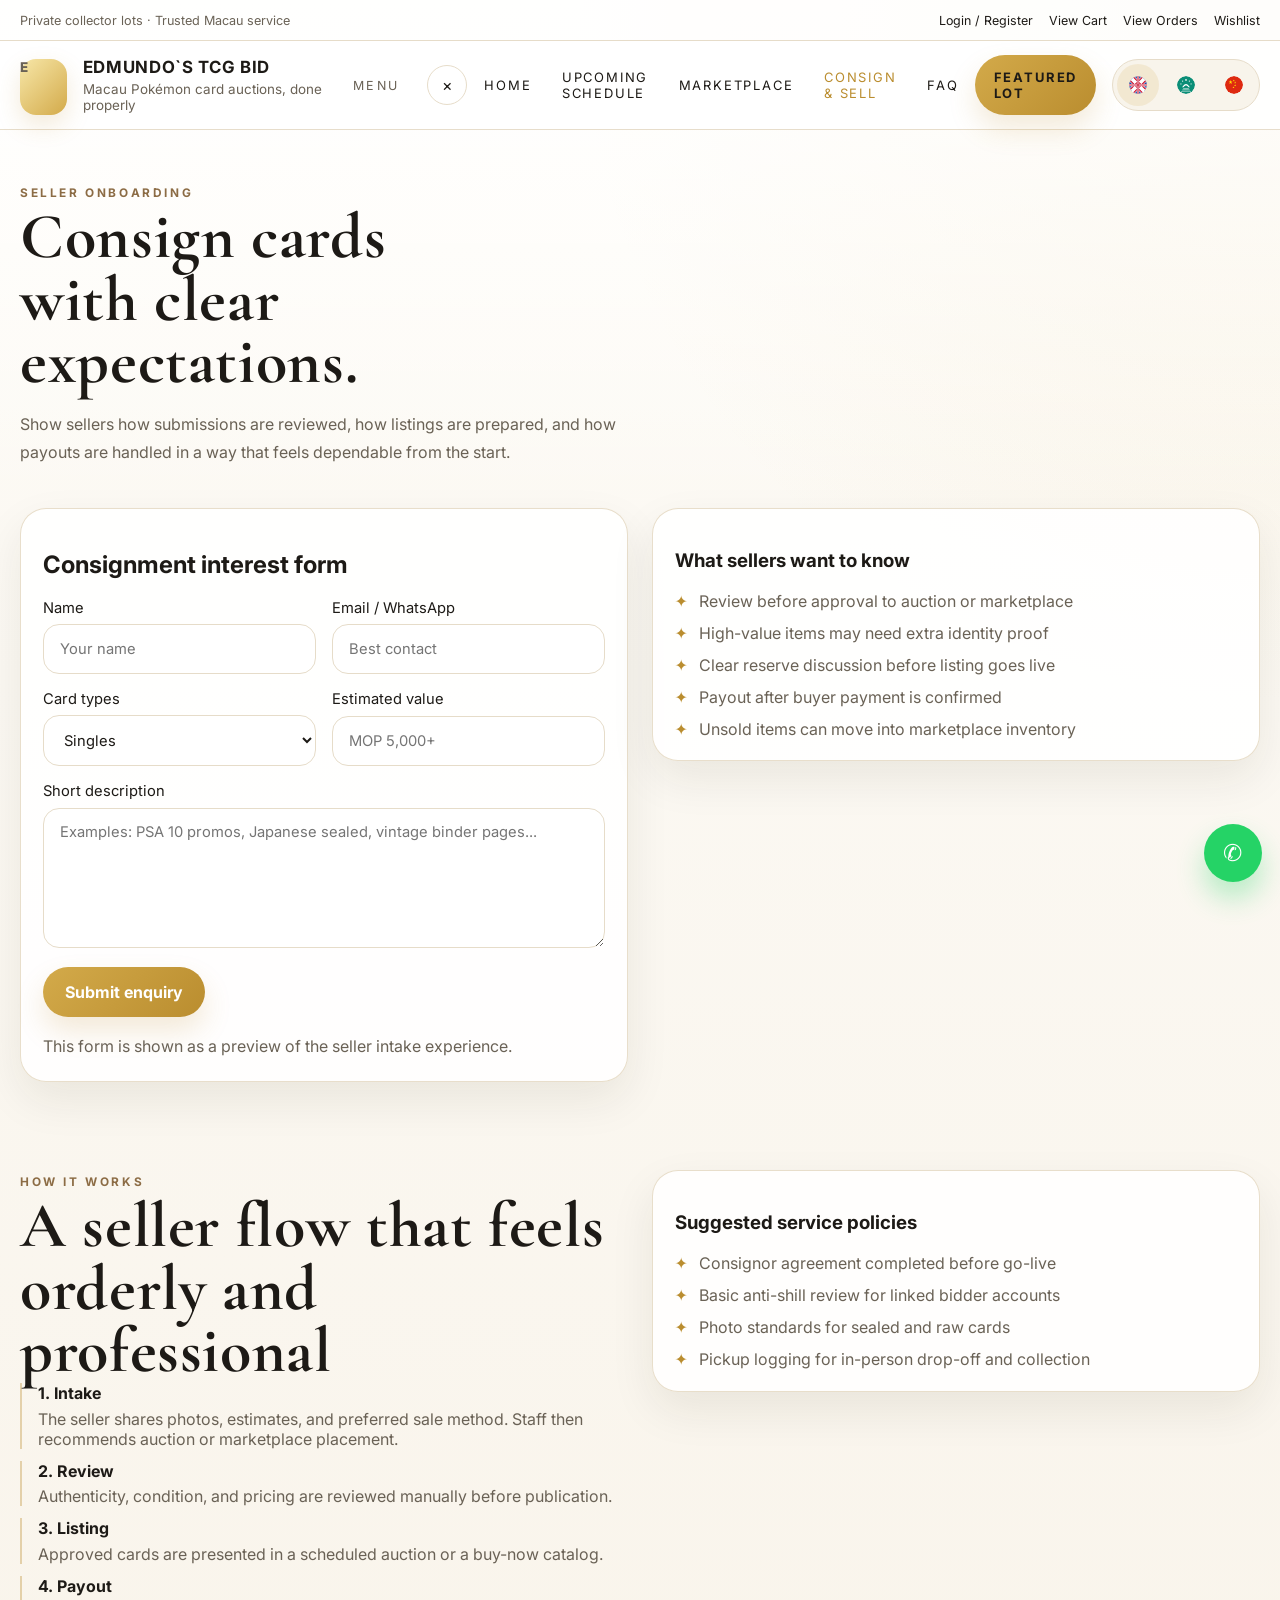
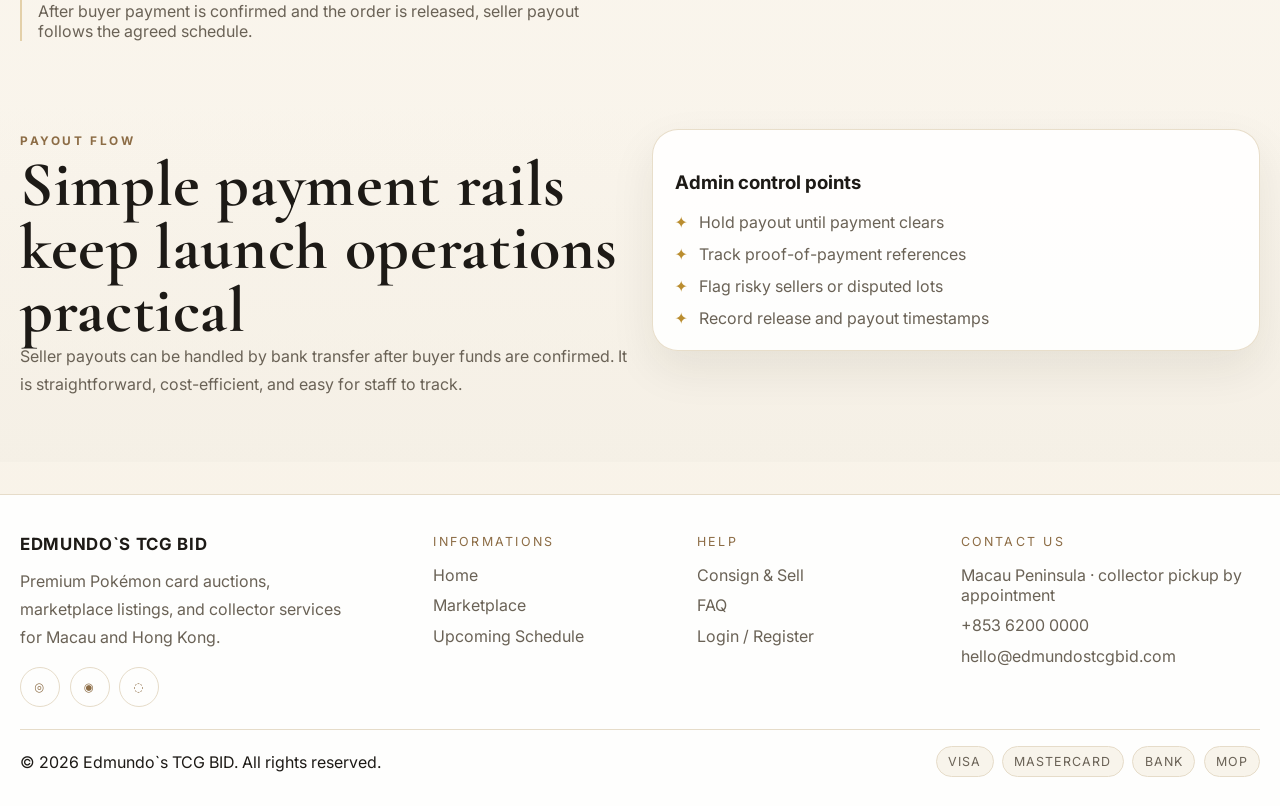
<file: consign.html>
<!DOCTYPE html>
<html lang="en">
<head>
  <meta charset="UTF-8" />
  <meta name="viewport" content="width=device-width, initial-scale=1.0" />
  <title>Consign & Sell — Edmundo`s TCG BID</title>
  <meta name="description" content="Learn how to consign Pokémon cards and collections with clear review and payout expectations." />
  <link rel="preconnect" href="https://fonts.googleapis.com">
  <link rel="preconnect" href="https://fonts.gstatic.com" crossorigin>
  <link href="https://fonts.googleapis.com/css2?family=Cormorant+Garamond:wght@500;600;700&family=Inter:wght@400;500;600;700;800&display=swap" rel="stylesheet">
  <link rel="stylesheet" href="assets/css/styles.css" />
</head>
<body data-page="consign">
  <div class="site-shell">
    <div class="utility-bar">
      <div class="container utility-wrap">
        <div class="utility-note" data-i18n="util.note">Private collector lots · Trusted Macau service</div>
        <div class="utility-links">
          <a href="login.html" data-i18n="util.login">Login / Register</a>
          <a href="#" data-i18n="util.cart">View Cart</a>
          <a href="#" data-i18n="util.orders">View Orders</a>
          <a href="#" data-i18n="util.wishlist">Wishlist</a>
        </div>
      </div>
    </div>

    <header class="site-header">
      <div class="container nav-wrap">
        <a class="brand" href="index.html">
          <span class="brand-mark">E</span>
          <div>
            <strong>Edmundo`s TCG BID</strong>
            <span data-i18n="brand.tagline">Macau Pokémon card auctions, done properly</span>
          </div>
        </a>

        <div class="header-right">
          <nav class="site-nav">
            <div class="mobile-drawer-extra drawer-header">
              <div class="drawer-note" data-i18n="drawer.note">Menu</div>
              <button type="button" class="drawer-close" aria-label="Close menu" data-i18n-aria-label="nav.closeMenu">&times;</button>
            </div>
            <a href="index.html" data-i18n="nav.home">Home</a>
            <a href="auctions.html" data-i18n="nav.auctions">Upcoming Schedule</a>
            <a href="marketplace.html" data-i18n="nav.marketplace">Marketplace</a>
            <a class="active" href="consign.html" data-i18n="nav.consign">Consign & Sell</a>
            <a href="faq.html" data-i18n="nav.faq">FAQ</a>
            <a class="btn btn-sm nav-cta" href="auction-detail.html" data-i18n="nav.sampleLot">Featured Lot</a>
            <div class="mobile-drawer-extra">
              <div class="mobile-quick-links">
                <a href="login.html" data-i18n="drawer.account">Login / Register</a>
                <a href="#" data-i18n="drawer.cart">Cart</a>
                <a href="#" data-i18n="drawer.wishlist">Wishlist</a>
              </div>
              <div class="lang-switcher mobile-lang" aria-label="Language switcher">
                <button type="button" class="lang-btn active" data-lang="en" aria-label="English"><img class="flag-icon" aria-hidden="true" src="assets/flags/gb.svg" alt="" /></button>
                <button type="button" class="lang-btn" data-lang="zh-HK" aria-label="Cantonese"><img class="flag-icon" aria-hidden="true" src="assets/flags/mo.svg" alt="" /></button>
                <button type="button" class="lang-btn" data-lang="zh-CN" aria-label="Mandarin"><img class="flag-icon" aria-hidden="true" src="assets/flags/cn.svg" alt="" /></button>
              </div>
            </div>
          </nav>

          <div class="lang-switcher desktop-lang" aria-label="Language switcher">
            <button type="button" class="lang-btn active" data-lang="en" aria-label="English"><img class="flag-icon" aria-hidden="true" src="assets/flags/gb.svg" alt="" /></button>
            <button type="button" class="lang-btn" data-lang="zh-HK" aria-label="Cantonese"><img class="flag-icon" aria-hidden="true" src="assets/flags/mo.svg" alt="" /></button>
            <button type="button" class="lang-btn" data-lang="zh-CN" aria-label="Mandarin"><img class="flag-icon" aria-hidden="true" src="assets/flags/cn.svg" alt="" /></button>
          </div>

          <button class="nav-toggle" aria-label="Open menu" aria-expanded="false" data-i18n-aria-label="nav.openMenu">☰</button>
        </div>
      </div>
      <div class="nav-backdrop"></div>
    </header>

    <main>
      <section class="page-hero">
        <div class="container">
          <div class="eyebrow" data-i18n="consign.hero.eyebrow">Seller onboarding</div>
          <h1 data-i18n="consign.hero.title">Consign cards with clear expectations.</h1>
          <p data-i18n="consign.hero.text">Show sellers how submissions are reviewed, how listings are prepared, and how payouts are handled in a way that feels dependable from the start.</p>
        </div>
      </section>

      <section class="section tight-top">
        <div class="container split-grid">
          <div class="form-panel">
            <h2 data-i18n="consign.form.title">Consignment interest form</h2>
            <div class="form-grid">
              <label class="input-label"><span data-i18n="consign.form.name">Name</span><input type="text" placeholder="Your name" data-i18n-placeholder="consign.form.namePlaceholder" /></label>
              <label class="input-label"><span data-i18n="consign.form.contact">Email / WhatsApp</span><input type="text" placeholder="Best contact" data-i18n-placeholder="consign.form.contactPlaceholder" /></label>
              <label class="input-label"><span data-i18n="consign.form.type">Card types</span>
                <select>
                  <option data-i18n="consign.form.typeSingles">Singles</option>
                  <option data-i18n="consign.form.typeSlabs">Slabs</option>
                  <option data-i18n="consign.form.typeSealed">Sealed products</option>
                  <option data-i18n="consign.form.typeMixed">Mixed collection</option>
                </select>
              </label>
              <label class="input-label"><span data-i18n="consign.form.value">Estimated value</span><input type="text" placeholder="MOP 5,000+" data-i18n-placeholder="consign.form.valuePlaceholder" /></label>
              <label class="input-label full"><span data-i18n="consign.form.description">Short description</span><textarea placeholder="Examples: PSA 10 promos, Japanese sealed, vintage binder pages..." data-i18n-placeholder="consign.form.descriptionPlaceholder"></textarea></label>
            </div>
            <button class="btn" data-i18n="consign.form.button">Submit enquiry</button>
            <p class="fine-print" style="margin-top:0.9rem;" data-i18n="consign.form.note">This form is shown as a preview of the seller intake experience.</p>
          </div>

          <aside class="panel" style="padding:1.35rem;">
            <h3 data-i18n="consign.side.title">What sellers want to know</h3>
            <ul class="check-list">
              <li data-i18n="consign.side.1">Review before approval to auction or marketplace</li>
              <li data-i18n="consign.side.2">High-value items may need extra identity proof</li>
              <li data-i18n="consign.side.3">Clear reserve discussion before listing goes live</li>
              <li data-i18n="consign.side.4">Payout after buyer payment is confirmed</li>
              <li data-i18n="consign.side.5">Unsold items can move into marketplace inventory</li>
            </ul>
          </aside>
        </div>
      </section>

      <section class="section">
        <div class="container split-grid">
          <div>
            <div class="eyebrow" data-i18n="consign.how.eyebrow">How it works</div>
            <h2 class="section-title-serif" data-i18n="consign.how.title">A seller flow that feels orderly and professional</h2>
            <div class="timeline">
              <div class="timeline-item"><strong data-i18n="consign.how.1title">1. Intake</strong><span data-i18n="consign.how.1text">The seller shares photos, estimates, and preferred sale method. Staff then recommends auction or marketplace placement.</span></div>
              <div class="timeline-item"><strong data-i18n="consign.how.2title">2. Review</strong><span data-i18n="consign.how.2text">Authenticity, condition, and pricing are reviewed manually before publication.</span></div>
              <div class="timeline-item"><strong data-i18n="consign.how.3title">3. Listing</strong><span data-i18n="consign.how.3text">Approved cards are presented in a scheduled auction or a buy-now catalog.</span></div>
              <div class="timeline-item"><strong data-i18n="consign.how.4title">4. Payout</strong><span data-i18n="consign.how.4text">After buyer payment is confirmed and the order is released, seller payout follows the agreed schedule.</span></div>
            </div>
          </div>
          <aside class="panel" style="padding:1.35rem;">
            <h3 data-i18n="consign.how.listTitle">Suggested service policies</h3>
            <ul class="check-list">
              <li data-i18n="consign.how.5">Consignor agreement completed before go-live</li>
              <li data-i18n="consign.how.6">Basic anti-shill review for linked bidder accounts</li>
              <li data-i18n="consign.how.7">Photo standards for sealed and raw cards</li>
              <li data-i18n="consign.how.8">Pickup logging for in-person drop-off and collection</li>
            </ul>
          </aside>
        </div>
      </section>

      <section class="section section-dark">
        <div class="container split-grid">
          <div>
            <div class="eyebrow" data-i18n="consign.pay.eyebrow">Payout flow</div>
            <h2 class="section-title-serif" data-i18n="consign.pay.title">Simple payment rails keep launch operations practical</h2>
            <p data-i18n="consign.pay.text">Seller payouts can be handled by bank transfer after buyer funds are confirmed. It is straightforward, cost-efficient, and easy for staff to track.</p>
          </div>
          <aside class="panel" style="padding:1.35rem;">
            <h3 data-i18n="consign.pay.listTitle">Admin control points</h3>
            <ul class="check-list">
              <li data-i18n="consign.pay.1">Hold payout until payment clears</li>
              <li data-i18n="consign.pay.2">Track proof-of-payment references</li>
              <li data-i18n="consign.pay.3">Flag risky sellers or disputed lots</li>
              <li data-i18n="consign.pay.4">Record release and payout timestamps</li>
            </ul>
          </aside>
        </div>
      </section>
    </main>

    <footer class="site-footer">
      <div class="container footer-main footer-grid">
        <div class="footer-brand">
          <strong>Edmundo`s TCG BID</strong>
          <p data-i18n="footer.blurb">A polished Macau-facing preview for premium Pokémon card auctions, marketplace listings, and consignment services.</p>
          <div class="footer-social">
            <a href="#" aria-label="Instagram">◎</a>
            <a href="#" aria-label="Facebook">◉</a>
            <a href="#" aria-label="WhatsApp">◌</a>
          </div>
        </div>
        <div>
          <span class="footer-heading" data-i18n="footer.pages">Informations</span>
          <div class="footer-links">
            <a href="index.html" data-i18n="nav.home">Home</a>
            <a href="marketplace.html" data-i18n="nav.marketplace">Marketplace</a>
            <a href="auctions.html" data-i18n="nav.auctions">Upcoming Schedule</a>
          </div>
        </div>
        <div>
          <span class="footer-heading" data-i18n="footer.navigate">Help</span>
          <div class="footer-links">
            <a href="consign.html" data-i18n="nav.consign">Consign & Sell</a>
            <a href="faq.html" data-i18n="nav.faq">FAQ</a>
            <a href="login.html" data-i18n="util.login">Login / Register</a>
          </div>
        </div>
        <div>
          <span class="footer-heading" data-i18n="footer.serviceTitle">Contact Us</span>
          <ul class="contact-list">
            <li data-i18n="footer.address">Macau Peninsula · collector pickup by appointment</li>
            <li data-i18n="footer.phone">+853 6200 0000</li>
            <li data-i18n="footer.email">hello@edmundostcgbid.com</li>
          </ul>
        </div>
      </div>
      <div class="container footer-bottom">
        <div data-i18n="footer.copyright">© 2026 Edmundo`s TCG BID. All rights reserved.</div>
        <div class="payment-strip">
          <span class="payment-pill">Visa</span>
          <span class="payment-pill">Mastercard</span>
          <span class="payment-pill">Bank</span>
          <span class="payment-pill">MOP</span>
        </div>
      </div>
    </footer>

    <a class="whatsapp-float" href="#" aria-label="WhatsApp">✆</a>
  </div>
  <script src="assets/js/app.js"></script>
</body>
</html>
</file>
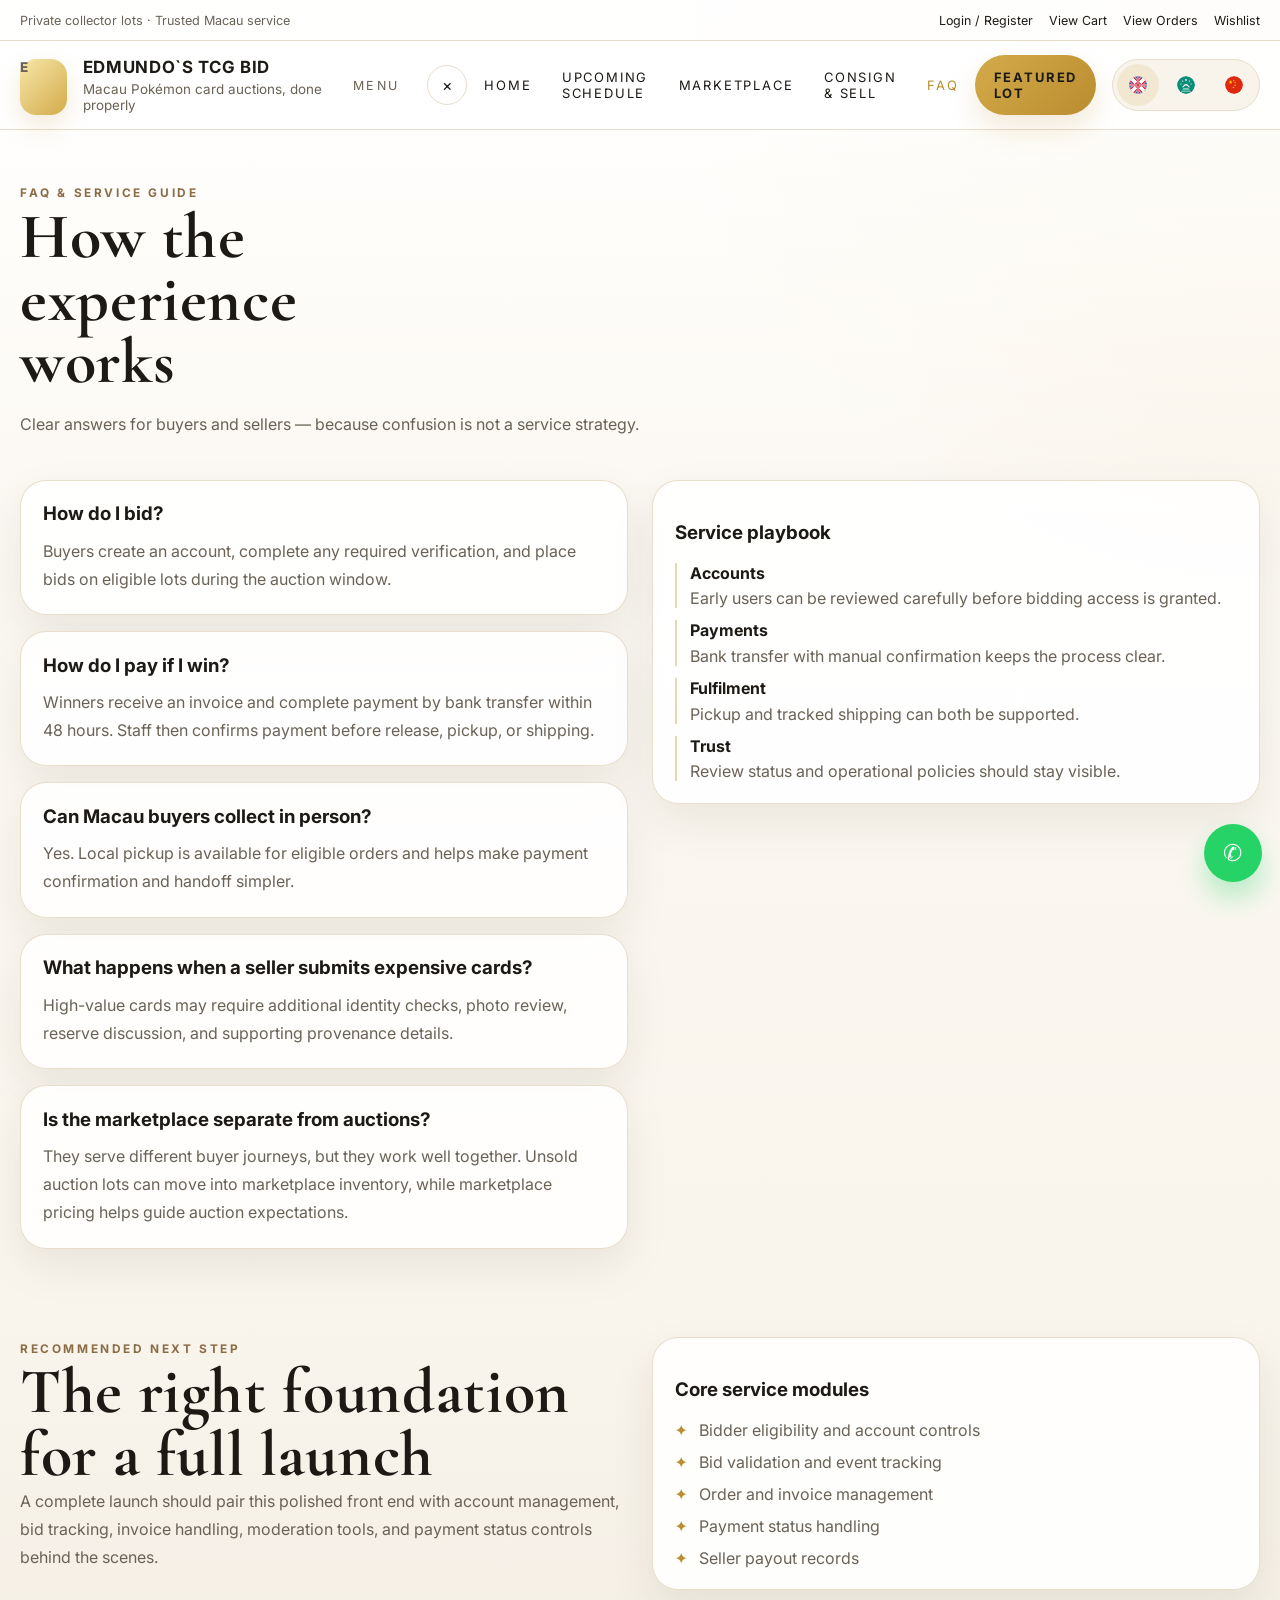
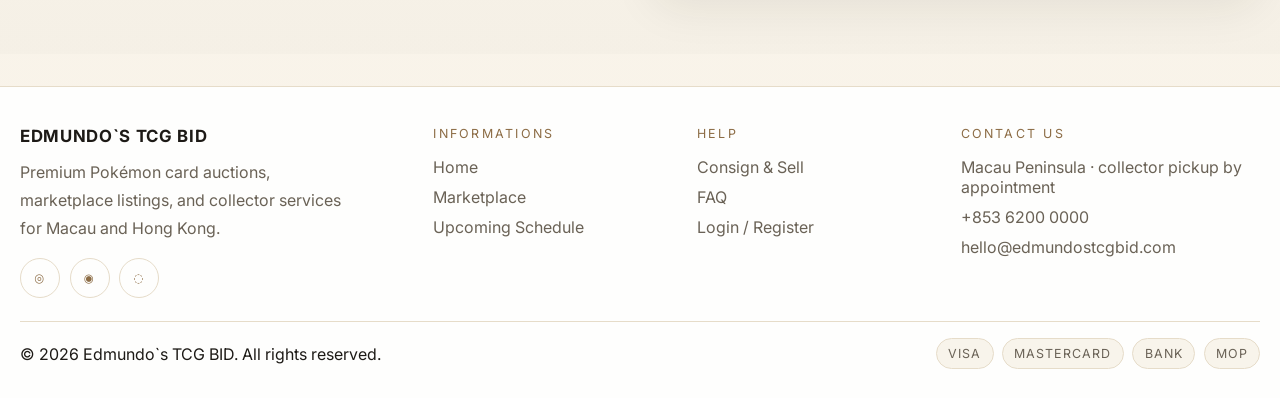
<file: faq.html>
<!DOCTYPE html>
<html lang="en">
<head>
  <meta charset="UTF-8" />
  <meta name="viewport" content="width=device-width, initial-scale=1.0" />
  <title>FAQ & How It Works — Edmundo`s TCG BID</title>
  <meta name="description" content="Frequently asked questions about bidding, payment, pickup, shipping, and consignments." />
  <link rel="preconnect" href="https://fonts.googleapis.com">
  <link rel="preconnect" href="https://fonts.gstatic.com" crossorigin>
  <link href="https://fonts.googleapis.com/css2?family=Cormorant+Garamond:wght@500;600;700&family=Inter:wght@400;500;600;700;800&display=swap" rel="stylesheet">
  <link rel="stylesheet" href="assets/css/styles.css" />
</head>
<body data-page="faq">
  <div class="site-shell">
    <div class="utility-bar">
      <div class="container utility-wrap">
        <div class="utility-note" data-i18n="util.note">Private collector lots · Trusted Macau service</div>
        <div class="utility-links">
          <a href="login.html" data-i18n="util.login">Login / Register</a>
          <a href="#" data-i18n="util.cart">View Cart</a>
          <a href="#" data-i18n="util.orders">View Orders</a>
          <a href="#" data-i18n="util.wishlist">Wishlist</a>
        </div>
      </div>
    </div>

    <header class="site-header">
      <div class="container nav-wrap">
        <a class="brand" href="index.html">
          <span class="brand-mark">E</span>
          <div>
            <strong>Edmundo`s TCG BID</strong>
            <span data-i18n="brand.tagline">Macau Pokémon card auctions, done properly</span>
          </div>
        </a>

        <div class="header-right">
          <nav class="site-nav">
            <div class="mobile-drawer-extra drawer-header">
              <div class="drawer-note" data-i18n="drawer.note">Menu</div>
              <button type="button" class="drawer-close" aria-label="Close menu" data-i18n-aria-label="nav.closeMenu">&times;</button>
            </div>
            <a href="index.html" data-i18n="nav.home">Home</a>
            <a href="auctions.html" data-i18n="nav.auctions">Upcoming Schedule</a>
            <a href="marketplace.html" data-i18n="nav.marketplace">Marketplace</a>
            <a href="consign.html" data-i18n="nav.consign">Consign & Sell</a>
            <a class="active" href="faq.html" data-i18n="nav.faq">FAQ</a>
            <a class="btn btn-sm nav-cta" href="auction-detail.html" data-i18n="nav.sampleLot">Featured Lot</a>
            <div class="mobile-drawer-extra">
              <div class="mobile-quick-links">
                <a href="login.html" data-i18n="drawer.account">Login / Register</a>
                <a href="#" data-i18n="drawer.cart">Cart</a>
                <a href="#" data-i18n="drawer.wishlist">Wishlist</a>
              </div>
              <div class="lang-switcher mobile-lang" aria-label="Language switcher">
                <button type="button" class="lang-btn active" data-lang="en" aria-label="English"><img class="flag-icon" aria-hidden="true" src="assets/flags/gb.svg" alt="" /></button>
                <button type="button" class="lang-btn" data-lang="zh-HK" aria-label="Cantonese"><img class="flag-icon" aria-hidden="true" src="assets/flags/mo.svg" alt="" /></button>
                <button type="button" class="lang-btn" data-lang="zh-CN" aria-label="Mandarin"><img class="flag-icon" aria-hidden="true" src="assets/flags/cn.svg" alt="" /></button>
              </div>
            </div>
          </nav>

          <div class="lang-switcher desktop-lang" aria-label="Language switcher">
            <button type="button" class="lang-btn active" data-lang="en" aria-label="English"><img class="flag-icon" aria-hidden="true" src="assets/flags/gb.svg" alt="" /></button>
            <button type="button" class="lang-btn" data-lang="zh-HK" aria-label="Cantonese"><img class="flag-icon" aria-hidden="true" src="assets/flags/mo.svg" alt="" /></button>
            <button type="button" class="lang-btn" data-lang="zh-CN" aria-label="Mandarin"><img class="flag-icon" aria-hidden="true" src="assets/flags/cn.svg" alt="" /></button>
          </div>

          <button class="nav-toggle" aria-label="Open menu" aria-expanded="false" data-i18n-aria-label="nav.openMenu">☰</button>
        </div>
      </div>
      <div class="nav-backdrop"></div>
    </header>

    <main>
      <section class="page-hero">
        <div class="container">
          <div class="eyebrow" data-i18n="faq.hero.eyebrow">FAQ & service guide</div>
          <h1 data-i18n="faq.hero.title">How the experience works</h1>
          <p data-i18n="faq.hero.text">Clear answers for buyers and sellers — because confusion is not a service strategy.</p>
        </div>
      </section>

      <section class="section tight-top">
        <div class="container split-grid faq-layout">
          <div>
            <div class="faq-item">
              <h3 data-i18n="faq.q1.title">How do I bid?</h3>
              <p data-i18n="faq.q1.text">Buyers create an account, complete any required verification, and place bids on eligible lots during the auction window.</p>
            </div>
            <div class="faq-item" style="margin-top:1rem;">
              <h3 data-i18n="faq.q2.title">How do I pay if I win?</h3>
              <p data-i18n="faq.q2.text">Winners receive an invoice and complete payment by bank transfer within 48 hours. Staff then confirms payment before release, pickup, or shipping.</p>
            </div>
            <div class="faq-item" style="margin-top:1rem;">
              <h3 data-i18n="faq.q3.title">Can Macau buyers collect in person?</h3>
              <p data-i18n="faq.q3.text">Yes. Local pickup is available for eligible orders and helps make payment confirmation and handoff simpler.</p>
            </div>
            <div class="faq-item" style="margin-top:1rem;">
              <h3 data-i18n="faq.q4.title">What happens when a seller submits expensive cards?</h3>
              <p data-i18n="faq.q4.text">High-value cards may require additional identity checks, photo review, reserve discussion, and supporting provenance details.</p>
            </div>
            <div class="faq-item" style="margin-top:1rem;">
              <h3 data-i18n="faq.q5.title">Is the marketplace separate from auctions?</h3>
              <p data-i18n="faq.q5.text">They serve different buyer journeys, but they work well together. Unsold auction lots can move into marketplace inventory, while marketplace pricing helps guide auction expectations.</p>
            </div>
          </div>

          <aside class="faq-side panel" style="padding:1.35rem;">
            <h3 data-i18n="faq.side.title">Service playbook</h3>
            <div class="timeline small-timeline">
              <div class="timeline-item"><strong data-i18n="faq.side.1title">Accounts</strong><span data-i18n="faq.side.1text">Early users can be reviewed carefully before bidding access is granted.</span></div>
              <div class="timeline-item"><strong data-i18n="faq.side.2title">Payments</strong><span data-i18n="faq.side.2text">Bank transfer with manual confirmation keeps the process clear.</span></div>
              <div class="timeline-item"><strong data-i18n="faq.side.3title">Fulfilment</strong><span data-i18n="faq.side.3text">Pickup and tracked shipping can both be supported.</span></div>
              <div class="timeline-item"><strong data-i18n="faq.side.4title">Trust</strong><span data-i18n="faq.side.4text">Review status and operational policies should stay visible.</span></div>
            </div>
          </aside>
        </div>
      </section>

      <section class="section section-dark">
        <div class="container split-grid">
          <div>
            <div class="eyebrow" data-i18n="faq.next.eyebrow">Recommended next step</div>
            <h2 class="section-title-serif" data-i18n="faq.next.title">The right foundation for a full launch</h2>
            <p data-i18n="faq.next.text">A complete launch should pair this polished front end with account management, bid tracking, invoice handling, moderation tools, and payment status controls behind the scenes.</p>
          </div>
          <aside class="panel" style="padding:1.35rem;">
            <h3 data-i18n="faq.next.listTitle">Core service modules</h3>
            <ul class="check-list">
              <li data-i18n="faq.next.1">Bidder eligibility and account controls</li>
              <li data-i18n="faq.next.2">Bid validation and event tracking</li>
              <li data-i18n="faq.next.3">Order and invoice management</li>
              <li data-i18n="faq.next.4">Payment status handling</li>
              <li data-i18n="faq.next.5">Seller payout records</li>
            </ul>
          </aside>
        </div>
      </section>
    </main>

    <footer class="site-footer">
      <div class="container footer-main footer-grid">
        <div class="footer-brand">
          <strong>Edmundo`s TCG BID</strong>
          <p data-i18n="footer.blurb">A polished Macau-facing preview for premium Pokémon card auctions, marketplace listings, and consignment services.</p>
          <div class="footer-social">
            <a href="#" aria-label="Instagram">◎</a>
            <a href="#" aria-label="Facebook">◉</a>
            <a href="#" aria-label="WhatsApp">◌</a>
          </div>
        </div>
        <div>
          <span class="footer-heading" data-i18n="footer.pages">Informations</span>
          <div class="footer-links">
            <a href="index.html" data-i18n="nav.home">Home</a>
            <a href="marketplace.html" data-i18n="nav.marketplace">Marketplace</a>
            <a href="auctions.html" data-i18n="nav.auctions">Upcoming Schedule</a>
          </div>
        </div>
        <div>
          <span class="footer-heading" data-i18n="footer.navigate">Help</span>
          <div class="footer-links">
            <a href="consign.html" data-i18n="nav.consign">Consign & Sell</a>
            <a href="faq.html" data-i18n="nav.faq">FAQ</a>
            <a href="login.html" data-i18n="util.login">Login / Register</a>
          </div>
        </div>
        <div>
          <span class="footer-heading" data-i18n="footer.serviceTitle">Contact Us</span>
          <ul class="contact-list">
            <li data-i18n="footer.address">Macau Peninsula · collector pickup by appointment</li>
            <li data-i18n="footer.phone">+853 6200 0000</li>
            <li data-i18n="footer.email">hello@edmundostcgbid.com</li>
          </ul>
        </div>
      </div>
      <div class="container footer-bottom">
        <div data-i18n="footer.copyright">© 2026 Edmundo`s TCG BID. All rights reserved.</div>
        <div class="payment-strip">
          <span class="payment-pill">Visa</span>
          <span class="payment-pill">Mastercard</span>
          <span class="payment-pill">Bank</span>
          <span class="payment-pill">MOP</span>
        </div>
      </div>
    </footer>

    <a class="whatsapp-float" href="#" aria-label="WhatsApp">✆</a>
  </div>
  <script src="assets/js/app.js"></script>
</body>
</html>
</file>
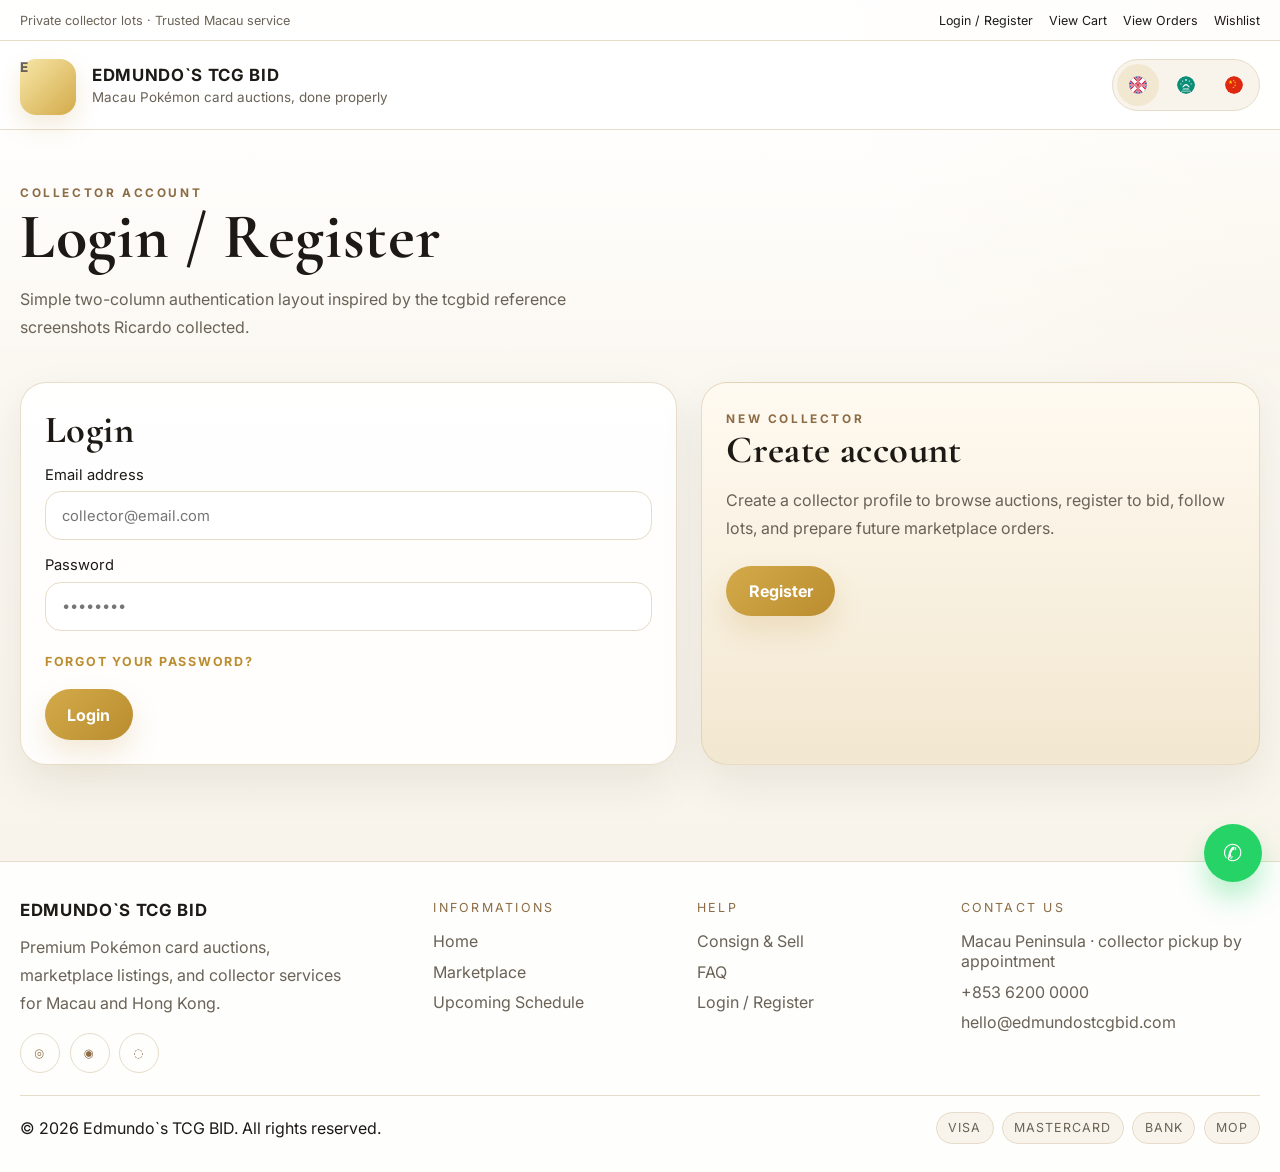
<file: login.html>
<!DOCTYPE html>
<html lang="en">
<head>
  <meta charset="UTF-8" />
  <meta name="viewport" content="width=device-width, initial-scale=1.0" />
  <title>Login / Register — Edmundo`s TCG BID</title>
  <meta name="description" content="Login or create an account for Edmundo`s TCG BID." />
  <link rel="preconnect" href="https://fonts.googleapis.com">
  <link rel="preconnect" href="https://fonts.gstatic.com" crossorigin>
  <link href="https://fonts.googleapis.com/css2?family=Cormorant+Garamond:wght@500;600;700&family=Inter:wght@400;500;600;700;800&display=swap" rel="stylesheet">
  <link rel="stylesheet" href="assets/css/styles.css" />
</head>
<body class="no-page-meta">
  <div class="site-shell">
    <div class="utility-bar">
      <div class="container utility-wrap">
        <div class="utility-note" data-i18n="util.note">Private collector lots · Trusted Macau service</div>
        <div class="utility-links">
          <a href="login.html" data-i18n="util.login">Login / Register</a>
          <a href="#" data-i18n="util.cart">View Cart</a>
          <a href="#" data-i18n="util.orders">View Orders</a>
          <a href="#" data-i18n="util.wishlist">Wishlist</a>
        </div>
      </div>
    </div>

    <header class="site-header">
      <div class="container nav-wrap">
        <a class="brand" href="index.html">
          <span class="brand-mark">E</span>
          <div>
            <strong>Edmundo`s TCG BID</strong>
            <span data-i18n="brand.tagline">Macau Pokémon card auctions, done properly</span>
          </div>
        </a>
        <div class="lang-switcher desktop-lang" aria-label="Language switcher">
          <button type="button" class="lang-btn active" data-lang="en" aria-label="English"><img class="flag-icon" aria-hidden="true" src="assets/flags/gb.svg" alt="" /></button>
          <button type="button" class="lang-btn" data-lang="zh-HK" aria-label="Cantonese"><img class="flag-icon" aria-hidden="true" src="assets/flags/mo.svg" alt="" /></button>
          <button type="button" class="lang-btn" data-lang="zh-CN" aria-label="Mandarin"><img class="flag-icon" aria-hidden="true" src="assets/flags/cn.svg" alt="" /></button>
        </div>
      </div>
    </header>

    <main>
      <section class="page-hero">
        <div class="container">
          <div class="eyebrow">Collector account</div>
          <h1>Login / Register</h1>
          <p>Simple two-column authentication layout inspired by the tcgbid reference screenshots Ricardo collected.</p>
        </div>
      </section>

      <section class="section tight-top">
        <div class="container auth-grid">
          <div class="auth-panel panel">
            <h2 class="section-title-serif" style="font-size:2.4rem;">Login</h2>
            <div class="form-grid" style="grid-template-columns:1fr;margin-top:1rem;">
              <label class="input-label"><span>Email address</span><input type="email" placeholder="collector@email.com" /></label>
              <label class="input-label"><span>Password</span><input type="password" placeholder="••••••••" /></label>
            </div>
            <a href="#" class="text-link" style="font-size:0.78rem;">Forgot your password?</a>
            <div style="margin-top:1.2rem;"><button class="btn">Login</button></div>
          </div>

          <aside class="register-panel panel">
            <div class="eyebrow">New collector</div>
            <h2 class="section-title-serif" style="font-size:2.4rem;">Create account</h2>
            <p style="margin-top:1rem;">Create a collector profile to browse auctions, register to bid, follow lots, and prepare future marketplace orders.</p>
            <div style="margin-top:1.5rem;"><button class="btn">Register</button></div>
          </aside>
        </div>
      </section>
    </main>

    <footer class="site-footer">
      <div class="container footer-main footer-grid">
        <div class="footer-brand">
          <strong>Edmundo`s TCG BID</strong>
          <p data-i18n="footer.blurb">A polished Macau-facing preview for premium Pokémon card auctions, marketplace listings, and consignment services.</p>
          <div class="footer-social">
            <a href="#" aria-label="Instagram">◎</a>
            <a href="#" aria-label="Facebook">◉</a>
            <a href="#" aria-label="WhatsApp">◌</a>
          </div>
        </div>
        <div>
          <span class="footer-heading" data-i18n="footer.pages">Informations</span>
          <div class="footer-links">
            <a href="index.html" data-i18n="nav.home">Home</a>
            <a href="marketplace.html" data-i18n="nav.marketplace">Marketplace</a>
            <a href="auctions.html" data-i18n="nav.auctions">Upcoming Schedule</a>
          </div>
        </div>
        <div>
          <span class="footer-heading" data-i18n="footer.navigate">Help</span>
          <div class="footer-links">
            <a href="consign.html" data-i18n="nav.consign">Consign & Sell</a>
            <a href="faq.html" data-i18n="nav.faq">FAQ</a>
            <a href="login.html" data-i18n="util.login">Login / Register</a>
          </div>
        </div>
        <div>
          <span class="footer-heading" data-i18n="footer.serviceTitle">Contact Us</span>
          <ul class="contact-list">
            <li data-i18n="footer.address">Macau Peninsula · collector pickup by appointment</li>
            <li data-i18n="footer.phone">+853 6200 0000</li>
            <li data-i18n="footer.email">hello@edmundostcgbid.com</li>
          </ul>
        </div>
      </div>
      <div class="container footer-bottom">
        <div data-i18n="footer.copyright">© 2026 Edmundo`s TCG BID. All rights reserved.</div>
        <div class="payment-strip">
          <span class="payment-pill">Visa</span>
          <span class="payment-pill">Mastercard</span>
          <span class="payment-pill">Bank</span>
          <span class="payment-pill">MOP</span>
        </div>
      </div>
    </footer>

    <a class="whatsapp-float" href="#" aria-label="WhatsApp">✆</a>
  </div>
  <script src="assets/js/app.js"></script>
</body>
</html>
</file>
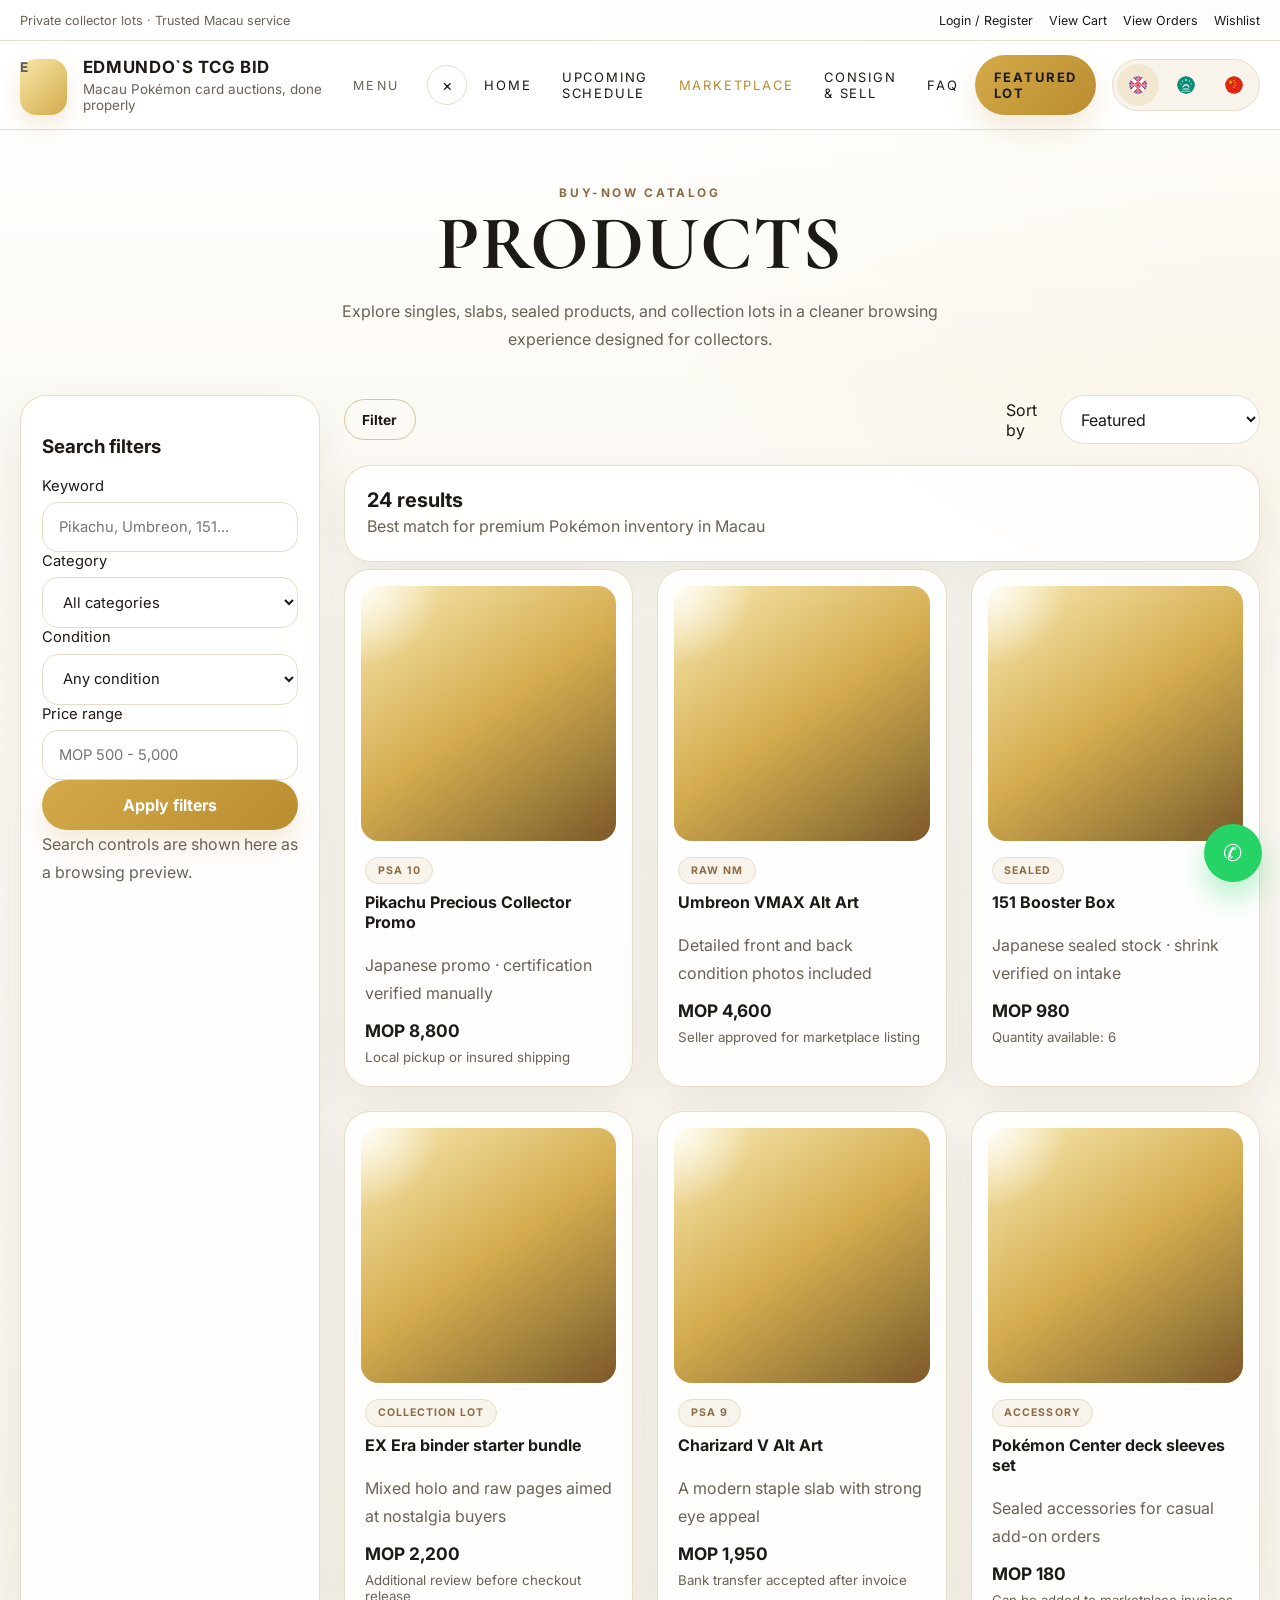
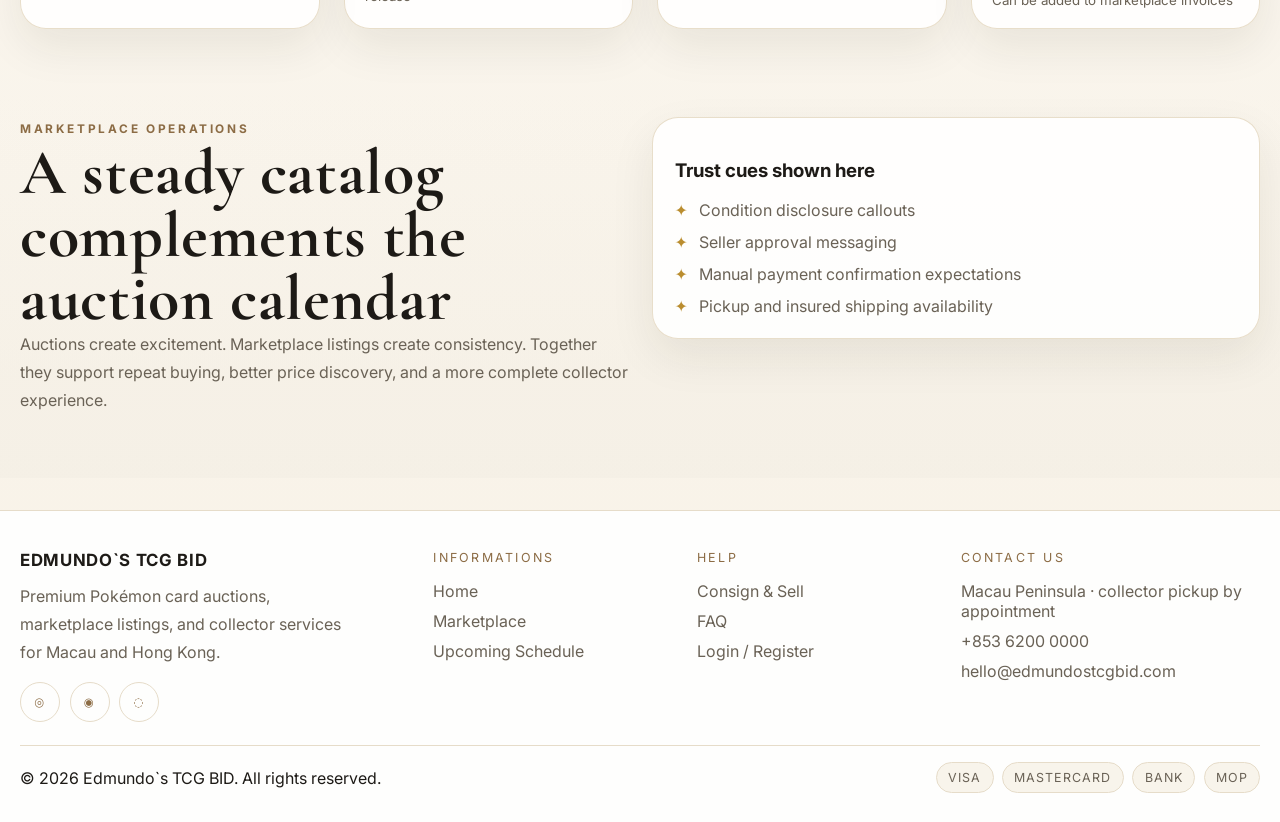
<file: marketplace.html>
<!DOCTYPE html>
<html lang="en">
<head>
  <meta charset="UTF-8" />
  <meta name="viewport" content="width=device-width, initial-scale=1.0" />
  <title>Marketplace — Edmundo`s TCG BID</title>
  <meta name="description" content="Browse marketplace listings for singles, slabs, sealed products, and collector bundles." />
  <link rel="preconnect" href="https://fonts.googleapis.com">
  <link rel="preconnect" href="https://fonts.gstatic.com" crossorigin>
  <link href="https://fonts.googleapis.com/css2?family=Cormorant+Garamond:wght@500;600;700&family=Inter:wght@400;500;600;700;800&display=swap" rel="stylesheet">
  <link rel="stylesheet" href="assets/css/styles.css" />
</head>
<body data-page="marketplace">
  <div class="site-shell">
    <div class="utility-bar">
      <div class="container utility-wrap">
        <div class="utility-note" data-i18n="util.note">Private collector lots · Trusted Macau service</div>
        <div class="utility-links">
          <a href="login.html" data-i18n="util.login">Login / Register</a>
          <a href="#" data-i18n="util.cart">View Cart</a>
          <a href="#" data-i18n="util.orders">View Orders</a>
          <a href="#" data-i18n="util.wishlist">Wishlist</a>
        </div>
      </div>
    </div>

    <header class="site-header">
      <div class="container nav-wrap">
        <a class="brand" href="index.html">
          <span class="brand-mark">E</span>
          <div>
            <strong>Edmundo`s TCG BID</strong>
            <span data-i18n="brand.tagline">Macau Pokémon card auctions, done properly</span>
          </div>
        </a>

        <div class="header-right">
          <nav class="site-nav">
            <div class="mobile-drawer-extra drawer-header">
              <div class="drawer-note" data-i18n="drawer.note">Menu</div>
              <button type="button" class="drawer-close" aria-label="Close menu" data-i18n-aria-label="nav.closeMenu">&times;</button>
            </div>
            <a href="index.html" data-i18n="nav.home">Home</a>
            <a href="auctions.html" data-i18n="nav.auctions">Upcoming Schedule</a>
            <a class="active" href="marketplace.html" data-i18n="nav.marketplace">Marketplace</a>
            <a href="consign.html" data-i18n="nav.consign">Consign & Sell</a>
            <a href="faq.html" data-i18n="nav.faq">FAQ</a>
            <a class="btn btn-sm nav-cta" href="auction-detail.html" data-i18n="nav.sampleLot">Featured Lot</a>
            <div class="mobile-drawer-extra">
              <div class="mobile-quick-links">
                <a href="login.html" data-i18n="drawer.account">Login / Register</a>
                <a href="#" data-i18n="drawer.cart">Cart</a>
                <a href="#" data-i18n="drawer.wishlist">Wishlist</a>
              </div>
              <div class="lang-switcher mobile-lang" aria-label="Language switcher">
                <button type="button" class="lang-btn active" data-lang="en" aria-label="English"><img class="flag-icon" aria-hidden="true" src="assets/flags/gb.svg" alt="" /></button>
                <button type="button" class="lang-btn" data-lang="zh-HK" aria-label="Cantonese"><img class="flag-icon" aria-hidden="true" src="assets/flags/mo.svg" alt="" /></button>
                <button type="button" class="lang-btn" data-lang="zh-CN" aria-label="Mandarin"><img class="flag-icon" aria-hidden="true" src="assets/flags/cn.svg" alt="" /></button>
              </div>
            </div>
          </nav>

          <div class="lang-switcher desktop-lang" aria-label="Language switcher">
            <button type="button" class="lang-btn active" data-lang="en" aria-label="English"><img class="flag-icon" aria-hidden="true" src="assets/flags/gb.svg" alt="" /></button>
            <button type="button" class="lang-btn" data-lang="zh-HK" aria-label="Cantonese"><img class="flag-icon" aria-hidden="true" src="assets/flags/mo.svg" alt="" /></button>
            <button type="button" class="lang-btn" data-lang="zh-CN" aria-label="Mandarin"><img class="flag-icon" aria-hidden="true" src="assets/flags/cn.svg" alt="" /></button>
          </div>

          <button class="nav-toggle" aria-label="Open menu" aria-expanded="false" data-i18n-aria-label="nav.openMenu">☰</button>
        </div>
      </div>
      <div class="nav-backdrop"></div>
    </header>

    <main>
      <section class="page-hero page-title-center">
        <div class="container">
          <div class="eyebrow" data-i18n="market.hero.eyebrow">Buy-now catalog</div>
          <h1 class="catalog-title" data-i18n="market.results.title">Products</h1>
          <p data-i18n="market.hero.text">Explore singles, slabs, sealed products, and collection lots in a cleaner browsing experience designed for collectors.</p>
        </div>
      </section>

      <section class="section tight-top">
        <div class="container marketplace-layout">
          <aside class="sidebar-filters panel" style="padding:1.3rem;">
            <h3 data-i18n="market.filters.title">Search filters</h3>
            <label class="input-label"><span data-i18n="market.filters.keyword">Keyword</span><input type="text" placeholder="Pikachu, Umbreon, 151..." data-i18n-placeholder="market.filters.keywordPlaceholder" /></label>
            <label class="input-label"><span data-i18n="market.filters.category">Category</span>
              <select>
                <option data-i18n="market.filters.categoryAll">All categories</option>
                <option data-i18n="market.filters.categorySingles">Singles</option>
                <option data-i18n="market.filters.categoryGraded">Graded</option>
                <option data-i18n="market.filters.categorySealed">Sealed</option>
                <option data-i18n="market.filters.categoryAccessories">Accessories</option>
              </select>
            </label>
            <label class="input-label"><span data-i18n="market.filters.condition">Condition</span>
              <select>
                <option data-i18n="market.filters.conditionAny">Any condition</option>
                <option data-i18n="market.filters.conditionRaw">Raw NM</option>
                <option>PSA 9</option>
                <option>PSA 10</option>
              </select>
            </label>
            <label class="input-label"><span data-i18n="market.filters.price">Price range</span><input type="text" placeholder="MOP 500 - 5,000" data-i18n-placeholder="market.filters.pricePlaceholder" /></label>
            <button class="btn btn-block" data-i18n="market.filters.button">Apply filters</button>
            <p class="fine-print" data-i18n="market.filters.note">Search controls are shown here as a browsing preview.</p>
          </aside>

          <div>
            <div class="market-toolbar">
              <button class="btn outline-filter-btn btn-sm" data-i18n="market.filters.minimal">Filter</button>
              <div class="sort-row">
                <span data-i18n="market.results.sort">Sort by</span>
                <select>
                  <option data-i18n="market.results.sortFeatured">Featured</option>
                  <option data-i18n="market.results.sortPrice">Price: Low to high</option>
                  <option data-i18n="market.results.sortNewest">Newest listed</option>
                </select>
              </div>
            </div>

            <div class="results-head panel">
              <div>
                <strong data-i18n="market.results.count">24 results</strong>
                <p class="muted" data-i18n="market.results.note">Best match for premium Pokémon inventory in Macau</p>
              </div>
            </div>

            <div class="market-grid">
              <article class="product-card">
                <div class="product-image"></div>
                <div class="product-card-body">
                  <div class="product-top-line"><span class="pill">PSA 10</span></div>
                  <h3>Pikachu Precious Collector Promo</h3>
                  <p data-i18n="market.card1.text">Japanese promo · certification verified manually</p>
                  <strong>MOP 8,800</strong>
                  <small data-i18n="market.card1.small">Local pickup or insured shipping</small>
                </div>
              </article>

              <article class="product-card">
                <div class="product-image"></div>
                <div class="product-card-body">
                  <div class="product-top-line"><span class="pill" data-i18n="common.rawNm">Raw NM</span></div>
                  <h3>Umbreon VMAX Alt Art</h3>
                  <p data-i18n="market.card2.text">Detailed front and back condition photos included</p>
                  <strong>MOP 4,600</strong>
                  <small data-i18n="market.card2.small">Seller approved for marketplace listing</small>
                </div>
              </article>

              <article class="product-card">
                <div class="product-image"></div>
                <div class="product-card-body">
                  <div class="product-top-line"><span class="pill" data-i18n="common.sealed">Sealed</span></div>
                  <h3>151 Booster Box</h3>
                  <p data-i18n="market.card3.text">Japanese sealed stock · shrink verified on intake</p>
                  <strong>MOP 980</strong>
                  <small data-i18n="market.card3.small">Quantity available: 6</small>
                </div>
              </article>

              <article class="product-card">
                <div class="product-image"></div>
                <div class="product-card-body">
                  <div class="product-top-line"><span class="pill" data-i18n="market.card4.pill">Collection lot</span></div>
                  <h3 data-i18n="market.card4.title">EX Era binder starter bundle</h3>
                  <p data-i18n="market.card4.text">Mixed holo and raw pages aimed at nostalgia buyers</p>
                  <strong>MOP 2,200</strong>
                  <small data-i18n="market.card4.small">Additional review before checkout release</small>
                </div>
              </article>

              <article class="product-card">
                <div class="product-image"></div>
                <div class="product-card-body">
                  <div class="product-top-line"><span class="pill">PSA 9</span></div>
                  <h3>Charizard V Alt Art</h3>
                  <p data-i18n="market.card5.text">A modern staple slab with strong eye appeal</p>
                  <strong>MOP 1,950</strong>
                  <small data-i18n="market.card5.small">Bank transfer accepted after invoice</small>
                </div>
              </article>

              <article class="product-card">
                <div class="product-image"></div>
                <div class="product-card-body">
                  <div class="product-top-line"><span class="pill" data-i18n="market.card6.pill">Accessory</span></div>
                  <h3 data-i18n="market.card6.title">Pokémon Center deck sleeves set</h3>
                  <p data-i18n="market.card6.text">Sealed accessories for casual add-on orders</p>
                  <strong>MOP 180</strong>
                  <small data-i18n="market.card6.small">Can be added to marketplace invoices</small>
                </div>
              </article>
            </div>
          </div>
        </div>
      </section>

      <section class="section section-dark">
        <div class="container split-grid">
          <div>
            <div class="eyebrow" data-i18n="market.ops.eyebrow">Marketplace operations</div>
            <h2 class="section-title-serif" data-i18n="market.ops.title">A steady catalog complements the auction calendar</h2>
            <p data-i18n="market.ops.text">Auctions create excitement. Marketplace listings create consistency. Together they support repeat buying, better price discovery, and a more complete collector experience.</p>
          </div>
          <aside class="panel" style="padding:1.35rem;">
            <h3 data-i18n="market.ops.listTitle">Trust cues shown here</h3>
            <ul class="check-list">
              <li data-i18n="market.ops.1">Condition disclosure callouts</li>
              <li data-i18n="market.ops.2">Seller approval messaging</li>
              <li data-i18n="market.ops.3">Manual payment confirmation expectations</li>
              <li data-i18n="market.ops.4">Pickup and insured shipping availability</li>
            </ul>
          </aside>
        </div>
      </section>
    </main>

    <footer class="site-footer">
      <div class="container footer-main footer-grid">
        <div class="footer-brand">
          <strong>Edmundo`s TCG BID</strong>
          <p data-i18n="footer.blurb">A polished Macau-facing preview for premium Pokémon card auctions, marketplace listings, and consignment services.</p>
          <div class="footer-social">
            <a href="#" aria-label="Instagram">◎</a>
            <a href="#" aria-label="Facebook">◉</a>
            <a href="#" aria-label="WhatsApp">◌</a>
          </div>
        </div>
        <div>
          <span class="footer-heading" data-i18n="footer.pages">Informations</span>
          <div class="footer-links">
            <a href="index.html" data-i18n="nav.home">Home</a>
            <a href="marketplace.html" data-i18n="nav.marketplace">Marketplace</a>
            <a href="auctions.html" data-i18n="nav.auctions">Upcoming Schedule</a>
          </div>
        </div>
        <div>
          <span class="footer-heading" data-i18n="footer.navigate">Help</span>
          <div class="footer-links">
            <a href="consign.html" data-i18n="nav.consign">Consign & Sell</a>
            <a href="faq.html" data-i18n="nav.faq">FAQ</a>
            <a href="login.html" data-i18n="util.login">Login / Register</a>
          </div>
        </div>
        <div>
          <span class="footer-heading" data-i18n="footer.serviceTitle">Contact Us</span>
          <ul class="contact-list">
            <li data-i18n="footer.address">Macau Peninsula · collector pickup by appointment</li>
            <li data-i18n="footer.phone">+853 6200 0000</li>
            <li data-i18n="footer.email">hello@edmundostcgbid.com</li>
          </ul>
        </div>
      </div>
      <div class="container footer-bottom">
        <div data-i18n="footer.copyright">© 2026 Edmundo`s TCG BID. All rights reserved.</div>
        <div class="payment-strip">
          <span class="payment-pill">Visa</span>
          <span class="payment-pill">Mastercard</span>
          <span class="payment-pill">Bank</span>
          <span class="payment-pill">MOP</span>
        </div>
      </div>
    </footer>

    <a class="whatsapp-float" href="#" aria-label="WhatsApp">✆</a>
  </div>
  <script src="assets/js/app.js"></script>
</body>
</html>
</file>
<file: assets/css/styles.css>
:root {
  --bg: #fbf8f2;
  --bg-soft: #f4efe5;
  --surface: #ffffff;
  --surface-alt: #f8f4eb;
  --line: #e6dcc9;
  --line-strong: #d5c4a1;
  --text: #1d1a16;
  --muted: #6a6256;
  --brand: #d3aa4a;
  --brand-strong: #ba8d2f;
  --brand-soft: #f6ead0;
  --accent: #8c6c45;
  --danger: #a43d24;
  --success: #2e7d5b;
  --shadow: 0 18px 45px rgba(44, 32, 15, 0.08);
  --radius: 26px;
  --radius-sm: 18px;
  --container: 1240px;
}

* { box-sizing: border-box; }
html { scroll-behavior: smooth; }
body {
  margin: 0;
  font-family: 'Inter', system-ui, sans-serif;
  color: var(--text);
  background:
    radial-gradient(circle at top right, rgba(211, 170, 74, 0.12), transparent 26%),
    linear-gradient(180deg, #fffdf8 0%, var(--bg) 28%, #f8f2e7 100%);
}
body.nav-open { overflow: hidden; }
body.no-page-meta .site-header { position: relative; }

a { color: inherit; text-decoration: none; }
p { margin: 0; color: var(--muted); line-height: 1.75; }
h1, h2, h3, h4, strong { color: var(--text); }
ul { margin: 0; padding: 0; }
img { max-width: 100%; display: block; }
button, input, select, textarea { font: inherit; }

.site-shell { min-height: 100vh; }
.container { width: min(calc(100% - 2rem), var(--container)); margin: 0 auto; }
.hidden { display: none !important; }
.muted, .fine-print { color: var(--muted); }
.section-title-serif, .page-hero h1, .hero-copy h1, .hero-banner-copy h1 {
  font-family: 'Cormorant Garamond', Georgia, serif;
  letter-spacing: 0.01em;
}
.eyebrow {
  display: inline-block;
  text-transform: uppercase;
  letter-spacing: 0.22em;
  font-size: 0.74rem;
  color: var(--accent);
  font-weight: 700;
}
.glass-panel,
.hero-card,
.feature-card,
.auction-card,
.stat-card,
.product-card,
.info-card,
.faq-item,
.auction-row,
.filter-bar,
.results-head,
.form-panel,
.sidebar-filters,
.lot-gallery,
.bid-panel,
.trust-panel,
.panel {
  background: rgba(255, 255, 255, 0.88);
  border: 1px solid rgba(213, 196, 161, 0.55);
  box-shadow: var(--shadow);
  border-radius: var(--radius);
}

.utility-bar {
  border-bottom: 1px solid var(--line);
  background: rgba(255,255,255,0.86);
}
.utility-wrap {
  min-height: 40px;
  display: flex;
  align-items: center;
  justify-content: space-between;
  gap: 1rem;
}
.utility-note {
  font-size: 0.79rem;
  color: var(--muted);
}
.utility-links {
  display: flex;
  flex-wrap: wrap;
  gap: 1rem;
  justify-content: flex-end;
}
.utility-links a {
  font-size: 0.78rem;
  color: var(--text);
}
.utility-links a:hover { color: var(--brand-strong); }

.site-header {
  position: sticky;
  top: 0;
  z-index: 50;
  background: rgba(255, 255, 255, 0.96);
  backdrop-filter: blur(12px);
  border-bottom: 1px solid rgba(230, 220, 201, 0.95);
}
.nav-wrap {
  min-height: 88px;
  display: flex;
  align-items: center;
  justify-content: space-between;
  gap: 1.5rem;
}
.brand {
  display: inline-flex;
  align-items: center;
  gap: 1rem;
  min-width: 0;
}
.brand-mark {
  width: 56px;
  height: 56px;
  border-radius: 16px;
  display: grid;
  place-items: center;
  background: linear-gradient(135deg, #f7e7a8, var(--brand));
  color: #342615;
  font-weight: 800;
  font-size: 1.5rem;
  box-shadow: 0 10px 24px rgba(186, 141, 47, 0.18);
}
.brand strong,
.footer-brand strong {
  display: block;
  font-size: 1.05rem;
  letter-spacing: 0.04em;
  text-transform: uppercase;
}
.brand span {
  display: block;
  margin-top: 0.2rem;
  font-size: 0.84rem;
  color: var(--muted);
}
.header-right {
  display: flex;
  align-items: center;
  gap: 1rem;
}
.site-nav {
  display: flex;
  align-items: center;
  gap: 0.2rem;
}
.site-nav a {
  padding: 0.9rem 0.85rem;
  text-transform: uppercase;
  font-size: 0.81rem;
  letter-spacing: 0.14em;
  color: var(--text);
  border-radius: 999px;
  transition: 0.2s ease;
}
.site-nav a:hover,
.site-nav a.active {
  color: var(--brand-strong);
}
.site-nav .nav-cta {
  padding-inline: 1.15rem;
}
.lang-switcher {
  display: inline-flex;
  align-items: center;
  gap: 0.36rem;
  padding: 0.28rem;
  border-radius: 999px;
  background: var(--surface-alt);
  border: 1px solid var(--line);
}
.lang-btn {
  min-width: 42px;
  min-height: 42px;
  display: inline-flex;
  align-items: center;
  justify-content: center;
  border: none;
  background: transparent;
  color: var(--text);
  border-radius: 999px;
  cursor: pointer;
  transition: 0.2s ease;
}
.lang-btn.active,
.lang-btn:hover {
  background: rgba(211, 170, 74, 0.16);
}
.flag-emoji { font-size: 1.12rem; line-height: 1; }
.flag-icon { width: 18px; height: 18px; display: block; border-radius: 50%; }
.nav-toggle {
  display: none;
  border: none;
  border-radius: 14px;
  width: 48px;
  height: 48px;
  background: linear-gradient(135deg, var(--brand), var(--brand-strong));
  color: #fff;
  cursor: pointer;
  font-size: 1.2rem;
  box-shadow: 0 10px 22px rgba(186, 141, 47, 0.2);
}
.nav-backdrop {
  display: none;
  position: fixed;
  inset: 0;
  background: rgba(27, 21, 12, 0.4);
}
.mobile-drawer-extra { display: none; width: 100%; }
.mobile-quick-links {
  display: grid;
  gap: 0.9rem;
  margin-top: 1.6rem;
  padding-top: 1rem;
  border-top: 1px solid var(--line);
}
.mobile-quick-links a {
  text-transform: none;
  letter-spacing: 0.02em;
  font-size: 0.96rem;
  padding: 0;
}
.mobile-lang {
  margin-top: 1.2rem;
  width: 100%;
  justify-content: center;
}
.drawer-note {
  font-size: 0.78rem;
  color: var(--muted);
  text-transform: uppercase;
  letter-spacing: 0.18em;
}
.drawer-header {
  display: flex !important;
  align-items: center;
  justify-content: space-between;
  gap: 1rem;
}
.drawer-close {
  border: 1px solid var(--line);
  background: #fff;
  color: var(--text);
  width: 40px;
  height: 40px;
  border-radius: 999px;
  display: grid;
  place-items: center;
  font-size: 1rem;
  cursor: pointer;
  flex: 0 0 auto;
}
.mobile-primary-links {
  display: none;
  width: 100%;
  margin-top: 1.2rem;
}
.mobile-primary-links a {
  display: flex;
  align-items: center;
  justify-content: space-between;
  width: 100%;
  padding: 0.9rem 0;
  border-bottom: 1px solid var(--line);
  color: var(--text);
  font-size: 1rem;
  text-transform: none;
  letter-spacing: 0.01em;
}
.mobile-primary-links a::after {
  content: '+';
  color: var(--muted);
  font-weight: 600;
}
.mobile-primary-links a.active::after,
.mobile-primary-links a.home-link::after,
.mobile-primary-links a.nav-cta::after {
  content: '';
}
.mobile-primary-links a.nav-cta {
  justify-content: center;
  margin-top: 0.8rem;
  padding: 0.85rem 1rem;
  border-bottom: none;
}

.btn,
.filter-chip,
.button-link {
  display: inline-flex;
  align-items: center;
  justify-content: center;
  gap: 0.5rem;
  border: none;
  border-radius: 999px;
  cursor: pointer;
  transition: 0.2s ease;
}
.btn {
  padding: 0.95rem 1.4rem;
  font-weight: 700;
  background: linear-gradient(135deg, var(--brand), var(--brand-strong));
  color: #fff;
  box-shadow: 0 14px 28px rgba(186, 141, 47, 0.18);
}
.btn:hover { transform: translateY(-1px); }
.btn-sm { padding: 0.74rem 1.08rem; font-size: 0.86rem; }
.btn-block { width: 100%; }
.btn-ghost {
  background: transparent;
  color: var(--text);
  border: 1px solid var(--line-strong);
  box-shadow: none;
}
.text-link {
  font-size: 0.88rem;
  letter-spacing: 0.14em;
  text-transform: uppercase;
  color: var(--brand-strong);
  font-weight: 700;
}
.pill {
  display: inline-flex;
  align-items: center;
  justify-content: center;
  border-radius: 999px;
  padding: 0.38rem 0.72rem;
  border: 1px solid var(--line);
  background: var(--surface-alt);
  color: var(--accent);
  font-size: 0.74rem;
  font-weight: 700;
  letter-spacing: 0.1em;
  text-transform: uppercase;
}
.pill-live {
  color: var(--success);
  border-color: rgba(46, 125, 91, 0.28);
  background: rgba(46, 125, 91, 0.08);
}

.hero-section,
.page-hero {
  padding: 3.2rem 0 2rem;
}
.section {
  padding: 1.5rem 0 4rem;
}
.section-dark {
  background: linear-gradient(180deg, rgba(255, 255, 255, 0), rgba(244, 239, 229, 0.8));
}
.tight-top { padding-top: 0.6rem; }
.section-head {
  display: flex;
  justify-content: space-between;
  align-items: end;
  gap: 1.2rem;
  margin-bottom: 1.4rem;
}
.section-head h2,
.section-head h3,
.page-hero h1,
.hero-copy h1,
.hero-banner-copy h1,
.section-title-serif {
  margin: 0.3rem 0 0;
  font-size: clamp(2.3rem, 5vw, 4.2rem);
  line-height: 0.98;
}
.page-hero p,
.hero-copy .lede,
.hero-banner-copy .lede {
  max-width: 62ch;
  margin-top: 1rem;
}
.hero-grid,
.detail-grid,
.split-grid,
.marketplace-layout,
.footer-grid,
.stats-grid,
.feature-grid,
.auction-cards,
.market-grid,
.faq-layout,
.info-grid.two-col,
.participate-grid,
.news-grid,
.partner-strip,
.banner-grid,
.schedule-layout {
  display: grid;
  gap: 1.5rem;
}
.hero-grid,
.banner-grid,
.detail-grid { grid-template-columns: 1.1fr 0.9fr; align-items: start; }
.split-grid, .faq-layout, .info-grid.two-col { grid-template-columns: 1fr 1fr; align-items: start; }
.marketplace-layout { grid-template-columns: 300px 1fr; }
.footer-grid { grid-template-columns: 1.3fr 0.8fr 0.8fr 1fr; }
.stats-grid { grid-template-columns: repeat(4, 1fr); }
.feature-grid { grid-template-columns: repeat(4, 1fr); }
.auction-cards, .news-grid, .market-grid { grid-template-columns: repeat(3, 1fr); }
.participate-grid { grid-template-columns: repeat(3, 1fr); }
.partner-strip { grid-template-columns: repeat(5, 1fr); }
.schedule-layout { grid-template-columns: 280px 1fr; align-items: start; }

.hero-banner {
  border: 1px solid var(--line);
  border-radius: 34px;
  background:
    linear-gradient(90deg, rgba(255,255,255,0.96), rgba(255,251,243,0.84)),
    radial-gradient(circle at top right, rgba(211,170,74,0.26), transparent 32%);
  box-shadow: var(--shadow);
  overflow: hidden;
}
.hero-banner-copy {
  padding: clamp(2rem, 3vw, 3rem);
}
.hero-banner-copy h1 { max-width: 12ch; }
.hero-banner-copy .eyebrow { margin-bottom: 0.5rem; }
.hero-actions {
  display: flex;
  gap: 0.9rem;
  flex-wrap: wrap;
  margin: 1.5rem 0;
}
.hero-points,
.check-list,
.timeline,
.history-list,
.auction-tags,
.footer-links,
.stats-inline {
  list-style: none;
}
.hero-points,
.check-list,
.timeline,
.history-list { display: grid; gap: 0.75rem; }
.hero-points li,
.check-list li,
.timeline-item span,
.history-list span,
.auction-tags span,
.footer-links a,
.contact-list li,
.sidebar-note li { color: var(--muted); }
.hero-points li::before,
.check-list li::before {
  content: '✦';
  color: var(--brand-strong);
  margin-right: 0.7rem;
}
.hero-visual {
  min-height: 100%;
  padding: 1.4rem;
  background:
    radial-gradient(circle at top left, rgba(211,170,74,0.28), transparent 28%),
    radial-gradient(circle at bottom right, rgba(141,106,143,0.12), transparent 24%),
    linear-gradient(145deg, #fff8ea, #f2ead9);
}
.hero-visual-frame {
  min-height: 420px;
  border-radius: 28px;
  border: 1px solid rgba(186, 141, 47, 0.28);
  background: linear-gradient(180deg, rgba(255,255,255,0.65), rgba(255,255,255,0.22));
  display: grid;
  grid-template-columns: 1fr 200px;
  gap: 1rem;
  padding: 1.2rem;
}
.hero-card-stack {
  display: grid;
  grid-template-rows: 1fr auto;
  gap: 1rem;
}
.hero-lot-card {
  border-radius: 24px;
  background: linear-gradient(180deg, #fffdf6, #f7edd7);
  border: 1px solid rgba(186, 141, 47, 0.35);
  padding: 1.3rem;
  display: grid;
  align-content: space-between;
  gap: 1rem;
}
.hero-lot-art {
  min-height: 240px;
  border-radius: 18px;
  background:
    radial-gradient(circle at 30% 20%, rgba(255,255,255,0.9), transparent 20%),
    radial-gradient(circle at bottom right, rgba(173, 138, 63, 0.3), transparent 35%),
    linear-gradient(145deg, #fff8d7, #e4c87a 45%, #9e7634 100%);
  position: relative;
  overflow: hidden;
}
.hero-lot-art::after {
  content: '';
  position: absolute;
  inset: 18px;
  border-radius: 18px;
  border: 1px solid rgba(255,255,255,0.45);
}
.hero-lot-meta {
  display: flex;
  justify-content: space-between;
  gap: 1rem;
  align-items: center;
}
.hero-lot-title {
  font-family: 'Cormorant Garamond', Georgia, serif;
  font-size: 2rem;
}
.hero-side-stack {
  display: grid;
  gap: 1rem;
}
.hero-side-panel,
.small-panel {
  border-radius: 22px;
  background: rgba(255,255,255,0.8);
  border: 1px solid rgba(186, 141, 47, 0.24);
  padding: 1rem;
}
.hero-side-panel strong,
.stat-card strong,
.product-card strong,
.metric-card strong,
.schedule-date strong,
.bid-grid strong,
.price-band strong {
  display: block;
  margin-top: 0.3rem;
}
.slider-dots {
  display: flex;
  justify-content: center;
  gap: 0.45rem;
}
.slider-dots span {
  width: 10px;
  height: 10px;
  border-radius: 50%;
  background: rgba(0,0,0,0.12);
}
.slider-dots span.active { background: var(--danger); }

.stats-section { padding: 1rem 0 2rem; }
.stat-card {
  padding: 1.4rem;
  text-align: center;
}
.stat-card strong { font-size: 2rem; color: var(--brand-strong); }
.stat-card span { display: block; margin-top: 0.45rem; color: var(--muted); }

.feature-card,
.auction-card,
.product-card,
.info-card,
.faq-item,
.filter-bar,
.results-head,
.form-panel,
.sidebar-filters,
.metric-card {
  padding: 1.35rem;
}
.feature-card h3,
.auction-card h3,
.product-card h3,
.info-card h3,
.faq-item h3,
.metric-card h3 {
  margin: 0;
}
.feature-card {
  min-height: 100%;
  border-radius: 24px;
}
.feature-card p,
.auction-card p,
.product-card p,
.info-card p,
.faq-item p { margin-top: 0.7rem; }
.auction-card ul,
.contact-list,
.sidebar-note,
.info-card ul { list-style: none; margin-top: 1rem; }
.auction-card ul,
.contact-list,
.sidebar-note,
.info-card ul { display: grid; gap: 0.65rem; }
.auction-card-head,
.auction-meta,
.results-head,
.sort-row,
.bid-grid,
.price-band,
.thumb-row,
.cta-row,
.breadcrumbs,
.footer-bottom,
.hero-card-top,
.participate-media,
.card-top-line,
.product-top-line {
  display: flex;
  gap: 1rem;
}
.auction-card-head,
.auction-meta,
.results-head,
.sort-row,
.price-band,
.hero-card-top,
.card-top-line,
.product-top-line { justify-content: space-between; align-items: center; }
.auction-cards .auction-card,
.market-grid .product-card { min-height: 100%; }
.auction-card .btn,
.product-card .btn { margin-top: 1rem; }
.auction-card-head .muted,
.auction-meta .muted { font-size: 0.84rem; }
.auction-card ul li,
.info-card li,
.contact-list li,
.sidebar-note li { position: relative; padding-left: 1rem; }
.auction-card ul li::before,
.info-card li::before,
.contact-list li::before,
.sidebar-note li::before {
  content: '•';
  position: absolute;
  left: 0;
  top: 0;
  color: var(--brand-strong);
}

.home-showcase {
  border: 1px solid var(--line);
  border-radius: 34px;
  padding: 1.6rem;
  background: rgba(255,255,255,0.78);
  box-shadow: var(--shadow);
}
.home-showcase-grid {
  display: grid;
  grid-template-columns: repeat(3, 1fr);
  gap: 1rem;
}
.home-lot-card {
  border: 1px solid var(--line);
  border-radius: 26px;
  padding: 1rem;
  background: #fff;
}
.home-lot-image,
.product-image,
.news-image,
.participate-shot,
.partner-logo,
.gallery-main,
.gallery-thumb,
.market-gallery-image {
  border-radius: 18px;
  overflow: hidden;
  background: linear-gradient(145deg, #fffaf1, #ecd49c);
}
.home-lot-image,
.product-image { aspect-ratio: 0.88; position: relative; }
.home-lot-image::before,
.product-image::before,
.market-gallery-image::before {
  content: '';
  position: absolute;
  inset: 14px;
  border-radius: 16px;
  border: 1px solid rgba(255,255,255,0.55);
}
.home-lot-image::after,
.product-image::after,
.market-gallery-image::after {
  content: '';
  position: absolute;
  inset: 0;
  background:
    radial-gradient(circle at top left, rgba(255,255,255,0.92), transparent 22%),
    radial-gradient(circle at bottom right, rgba(164,61,36,0.16), transparent 20%),
    linear-gradient(145deg, rgba(247,231,168,0.85), rgba(211,170,74,0.96), rgba(108,81,31,0.9));
}
.card-label,
.news-badge,
.partner-logo span {
  position: relative;
  z-index: 1;
}
.card-caption,
.news-card p,
.product-card small,
.partner-logo span,
.participate-copy p { color: var(--muted); }
.card-caption {
  margin-top: 1rem;
  display: grid;
  gap: 0.35rem;
}
.card-caption span {
  font-size: 0.76rem;
  letter-spacing: 0.16em;
  text-transform: uppercase;
  color: var(--danger);
}
.card-caption strong,
.product-card h3 { font-size: 1rem; }
.card-caption .price-line,
.product-price { font-weight: 700; color: var(--text); }
.showcase-controls {
  display: flex;
  justify-content: center;
  gap: 0.7rem;
  margin-top: 1.25rem;
}
.showcase-arrow {
  width: 44px;
  height: 44px;
  border-radius: 50%;
  border: 1px solid var(--line-strong);
  display: grid;
  place-items: center;
  background: #fff;
  color: var(--text);
}

.participate-card {
  border: 1px solid var(--line);
  border-radius: 28px;
  padding: 1rem;
  background: #fff;
}
.participate-shot {
  aspect-ratio: 1.2;
  position: relative;
  background: linear-gradient(145deg, #f5efe4, #eadcc1);
}
.participate-shot::after {
  content: '';
  position: absolute;
  inset: 18px;
  border-radius: 16px;
  border: 1px solid rgba(255,255,255,0.7);
  background: rgba(255,255,255,0.35);
}
.participate-copy {
  margin-top: 1rem;
  display: grid;
  gap: 0.45rem;
}
.participate-copy span {
  font-size: 0.78rem;
  color: var(--danger);
  font-weight: 700;
  letter-spacing: 0.14em;
  text-transform: uppercase;
}
.centered-cta { text-align: center; margin-top: 1.6rem; }

.news-card {
  border: 1px solid var(--line);
  border-radius: 26px;
  background: #fff;
  overflow: hidden;
}
.news-image {
  aspect-ratio: 1.28;
  background: linear-gradient(145deg, #f6ecd9, #d9c0a5);
}
.news-card-body {
  padding: 1rem 1rem 1.15rem;
  display: grid;
  gap: 0.55rem;
}
.news-badge {
  font-size: 0.74rem;
  letter-spacing: 0.14em;
  text-transform: uppercase;
  color: var(--danger);
  font-weight: 700;
}
.partner-logo {
  min-height: 90px;
  display: grid;
  place-items: center;
  border: 1px solid var(--line);
  background: rgba(255,255,255,0.76);
}
.partner-logo span {
  text-transform: uppercase;
  letter-spacing: 0.18em;
  font-size: 0.78rem;
}

.page-hero {
  background: linear-gradient(180deg, rgba(255,255,255,0.72), rgba(255,255,255,0));
}
.page-hero h1 { max-width: 14ch; }
.page-hero.page-title-center { text-align: center; }
.page-hero.page-title-center h1,
.page-hero.page-title-center p { margin-left: auto; margin-right: auto; }
.catalog-title {
  font-size: clamp(2.8rem, 6vw, 5rem) !important;
  text-transform: uppercase;
  letter-spacing: 0.08em;
}

.filter-bar {
  display: flex;
  justify-content: space-between;
  align-items: center;
  gap: 1rem;
}
.filter-pills { display: flex; flex-wrap: wrap; gap: 0.7rem; }
.filter-chip {
  padding: 0.72rem 1rem;
  background: var(--surface-alt);
  border: 1px solid var(--line);
  color: var(--text);
}
.filter-chip.active,
.filter-chip:hover {
  border-color: var(--brand-strong);
  color: var(--brand-strong);
  background: rgba(211,170,74,0.1);
}
.schedule-sidebar,
.sidebar-filters,
.faq-side {
  position: sticky;
  top: 130px;
}
.calendar-card,
.filter-list-card {
  border: 1px solid var(--line);
  border-radius: 24px;
  padding: 1rem;
  background: #fff;
}
.mini-calendar {
  display: grid;
  gap: 0.55rem;
}
.calendar-head {
  display: flex;
  justify-content: space-between;
  align-items: center;
  font-weight: 700;
}
.calendar-grid {
  display: grid;
  grid-template-columns: repeat(7, 1fr);
  gap: 0.45rem;
  font-size: 0.8rem;
}
.calendar-grid span {
  aspect-ratio: 1;
  display: grid;
  place-items: center;
  border-radius: 10px;
  color: var(--muted);
}
.calendar-grid span.active {
  background: rgba(211,170,74,0.16);
  color: var(--brand-strong);
  font-weight: 700;
}
.month-filter-list,
.sidebar-note,
.footer-links,
.contact-list { display: grid; gap: 0.65rem; }
.month-filter-list a,
.footer-links a { color: var(--muted); }
.month-filter-list a.active,
.month-filter-list a:hover,
.footer-links a:hover { color: var(--brand-strong); }
.schedule-list { display: grid; gap: 1rem; }
.schedule-item {
  display: grid;
  grid-template-columns: 132px 1fr auto;
  gap: 1.2rem;
  padding: 1.4rem 0;
  border-bottom: 1px solid var(--line);
}
.schedule-item:first-child { padding-top: 0; }
.schedule-item:last-child { border-bottom: none; padding-bottom: 0; }
.schedule-date {
  display: grid;
  align-content: start;
  gap: 0.2rem;
  text-align: center;
}
.schedule-date span {
  text-transform: uppercase;
  letter-spacing: 0.12em;
  font-size: 0.75rem;
  color: var(--muted);
}
.schedule-date strong {
  font-size: 3rem;
  line-height: 0.95;
  color: var(--brand-strong);
}
.schedule-date small { color: var(--muted); }
.schedule-main h2,
.schedule-main h3 { margin: 0 0 0.55rem; font-size: 1.35rem; }
.schedule-meta {
  display: grid;
  gap: 0.4rem;
  margin-top: 0.85rem;
}
.schedule-side {
  min-width: 148px;
  display: grid;
  align-content: center;
  justify-items: end;
  gap: 0.7rem;
}
.schedule-side .btn { min-width: 136px; }

.marketplace-layout .market-grid,
.home-showcase-grid,
.news-grid,
.partner-strip { margin-top: 0.4rem; }
.results-head strong { font-size: 1.25rem; }
.sort-row { gap: 0.8rem; }
.results-head select,
.sort-row select,
.filter-select,
.schedule-sort select {
  border-radius: 999px;
  border: 1px solid var(--line);
  background: #fff;
  color: var(--text);
  padding: 0.8rem 1rem;
}
.results-topline {
  display: flex;
  justify-content: space-between;
  gap: 1rem;
  align-items: center;
}
.market-toolbar {
  display: flex;
  justify-content: space-between;
  gap: 1rem;
  align-items: center;
  margin-bottom: 1.3rem;
}
.outline-filter-btn {
  background: transparent;
  color: var(--text);
  border: 1px solid var(--line-strong);
  box-shadow: none;
}
.product-card {
  min-height: 100%;
  padding: 1rem;
  border-radius: 26px;
}
.product-image {
  aspect-ratio: 1;
}
.product-card-body {
  padding: 1rem 0.25rem 0.3rem;
  display: grid;
  gap: 0.5rem;
}
.product-top-line {
  gap: 0.6rem;
}
.product-top-line .pill { font-size: 0.66rem; }
.product-card small { display: block; }
.product-card strong { font-size: 1.08rem; }

.lot-gallery,
.market-gallery-panel {
  padding: 1rem;
}
.mock-card-art,
.market-gallery-image {
  min-height: 520px;
  position: relative;
}
.mock-card-art {
  background:
    radial-gradient(circle at top left, rgba(255,255,255,0.9), transparent 18%),
    radial-gradient(circle at bottom right, rgba(164,61,36,0.18), transparent 22%),
    linear-gradient(145deg, #fff6de, #deb65b 46%, #8d692a 100%);
}
.foil-circle {
  position: absolute;
  inset: auto auto 26px 26px;
  width: 220px;
  height: 220px;
  border-radius: 50%;
  background: radial-gradient(circle, rgba(255,255,255,0.54), rgba(255,255,255,0));
}
.mock-card-frame {
  position: absolute;
  inset: 28px;
  border-radius: 26px;
  border: 1px solid rgba(255,255,255,0.56);
  background: linear-gradient(180deg, rgba(255,255,255,0.18), rgba(255,255,255,0.04));
  display: grid;
  place-items: center;
  text-align: center;
  gap: 0.5rem;
  padding: 2rem;
}
.mock-card-frame strong { font-size: 1.9rem; }
.thumb-row { margin-top: 1rem; }
.thumb,
.gallery-thumb {
  flex: 1;
  height: 82px;
  border-radius: 16px;
  border: 1px solid var(--line);
  background: linear-gradient(145deg, #f7f1e2, #e4c57d);
}
.thumb.active,
.gallery-thumb.active { outline: 2px solid var(--brand-strong); }
.bid-panel { padding: 1.25rem; margin-top: 1.1rem; }
.bid-grid { flex-wrap: wrap; }
.bid-grid > div {
  flex: 1 1 180px;
  border: 1px solid var(--line);
  background: var(--surface-alt);
  border-radius: 20px;
  padding: 1rem;
}
.cta-row { flex-wrap: wrap; margin-top: 1rem; }
.info-grid.two-col { margin-top: 1rem; }
.breadcrumbs {
  align-items: center;
  font-size: 0.88rem;
  margin-bottom: 1rem;
  color: var(--muted);
}
.breadcrumbs a:hover { color: var(--brand-strong); }
.metric-grid {
  display: grid;
  grid-template-columns: repeat(4, 1fr);
  gap: 1rem;
  margin-top: 1.4rem;
}
.metric-card {
  text-align: center;
}
.metric-card span {
  color: var(--muted);
  font-size: 0.82rem;
  text-transform: uppercase;
  letter-spacing: 0.12em;
}
.metric-card strong {
  font-size: 1.5rem;
  color: var(--brand-strong);
}
.gated-table {
  margin-top: 1rem;
  border: 1px solid var(--line);
  border-radius: 24px;
  overflow: hidden;
  background: #fff;
}
.gated-table table {
  width: 100%;
  border-collapse: collapse;
}
.gated-table th,
.gated-table td {
  text-align: left;
  padding: 0.95rem 1rem;
  border-bottom: 1px solid var(--line);
}
.gated-table tbody {
  filter: blur(2px);
  user-select: none;
}
.gate-callout {
  display: grid;
  gap: 0.7rem;
  justify-items: center;
  padding: 1.25rem;
  background: linear-gradient(180deg, rgba(251,248,242,0.82), rgba(255,255,255,0.98));
}

.input-label {
  display: grid;
  gap: 0.45rem;
  font-size: 0.92rem;
  color: var(--text);
}
input, select, textarea {
  width: 100%;
  padding: 0.92rem 1rem;
  border-radius: 16px;
  border: 1px solid var(--line);
  background: #fff;
  color: var(--text);
}
textarea { min-height: 140px; resize: vertical; }
.form-grid {
  display: grid;
  grid-template-columns: 1fr 1fr;
  gap: 1rem;
  margin: 1rem 0 1.2rem;
}
.form-grid .full { grid-column: 1 / -1; }
.timeline-item {
  display: grid;
  gap: 0.35rem;
  padding-left: 1rem;
  border-left: 2px solid rgba(186,141,47,0.35);
}
.small-timeline .timeline-item { padding-left: 0.85rem; }
.history-list li {
  display: flex;
  justify-content: space-between;
  gap: 1rem;
  padding-bottom: 0.8rem;
  border-bottom: 1px solid var(--line);
}
.history-list li:last-child { padding-bottom: 0; border-bottom: none; }
.auth-grid {
  display: grid;
  grid-template-columns: 1fr 0.85fr;
  gap: 1.5rem;
}
.auth-panel,
.register-panel { padding: 1.5rem; }
.register-panel {
  background: linear-gradient(180deg, #fffaf1, #f2e7d0);
}

.site-footer {
  margin-top: 2rem;
  border-top: 1px solid var(--line);
  background: rgba(255,255,255,0.9);
}
.footer-main {
  padding: 2.4rem 0 1.4rem;
}
.footer-brand p { margin-top: 0.8rem; max-width: 34ch; }
.footer-social {
  display: flex;
  gap: 0.6rem;
  margin-top: 1rem;
}
.footer-social a {
  width: 40px;
  height: 40px;
  border-radius: 50%;
  display: grid;
  place-items: center;
  border: 1px solid var(--line);
  color: var(--accent);
  font-size: 0.72rem;
  font-weight: 800;
  letter-spacing: 0.08em;
}
.footer-heading {
  display: block;
  text-transform: uppercase;
  letter-spacing: 0.18em;
  font-size: 0.78rem;
  color: var(--accent);
  margin-bottom: 1rem;
}
.contact-list li { padding-left: 0; }
.contact-list li::before { display: none; }
.footer-bottom {
  justify-content: space-between;
  align-items: center;
  gap: 1rem;
  padding: 1rem 0 1.8rem;
  border-top: 1px solid var(--line);
}
.payment-strip {
  display: flex;
  gap: 0.55rem;
  flex-wrap: wrap;
}
.payment-pill {
  padding: 0.45rem 0.7rem;
  border-radius: 999px;
  border: 1px solid var(--line);
  background: var(--surface-alt);
  color: var(--muted);
  font-size: 0.78rem;
  letter-spacing: 0.08em;
  text-transform: uppercase;
}
.whatsapp-float {
  position: fixed;
  right: 1.15rem;
  bottom: 1.15rem;
  z-index: 40;
  width: 58px;
  height: 58px;
  border-radius: 50%;
  display: grid;
  place-items: center;
  background: #25d366;
  color: #fff;
  font-size: 1.45rem;
  box-shadow: 0 16px 28px rgba(37, 211, 102, 0.32);
}

@media (max-width: 1180px) {
  .feature-grid { grid-template-columns: repeat(2, 1fr); }
  .auction-cards,
  .market-grid,
  .news-grid { grid-template-columns: repeat(2, 1fr); }
  .partner-strip { grid-template-columns: repeat(3, 1fr); }
  .footer-grid { grid-template-columns: repeat(2, 1fr); }
}

@media (max-width: 1024px) {
  .hero-grid,
  .detail-grid,
  .split-grid,
  .marketplace-layout,
  .stats-grid,
  .feature-grid,
  .auction-cards,
  .market-grid,
  .faq-layout,
  .info-grid.two-col,
  .form-grid,
  .schedule-layout,
  .auth-grid,
  .banner-grid,
  .metric-grid {
    grid-template-columns: 1fr;
  }

  .hero-visual-frame { grid-template-columns: 1fr; }
  .schedule-sidebar,
  .sidebar-filters,
  .faq-side { position: static; }
  .schedule-item { grid-template-columns: 100px 1fr; }
  .schedule-side {
    grid-column: 1 / -1;
    justify-items: start;
    min-width: 0;
  }
}

@media (max-width: 860px) {
  .utility-links { display: none; }
  .header-right { gap: 0.7rem; }
  .nav-toggle { display: inline-grid; }
  .header-right { margin-left: auto; }
  .desktop-lang { display: none; }
  .site-nav {
    position: fixed;
    inset: 0 auto 0 0;
    width: 100vw;
    max-width: 100vw;
    height: 100dvh;
    min-height: 100dvh;
    background: #fff !important;
    border-right: 1px solid var(--line);
    box-shadow: 16px 0 40px rgba(0,0,0,0.12);
    padding: max(1.2rem, env(safe-area-inset-top)) 1.2rem calc(2rem + env(safe-area-inset-bottom));
    display: flex;
    flex-direction: column;
    align-items: flex-start;
    gap: 0.9rem;
    transform: translateX(-104%);
    transition: transform 0.25s ease;
    overflow-y: auto;
    overflow-x: hidden;
    z-index: 999;
  }
  body.nav-open .site-nav {
    transform: translateX(0);
    visibility: visible;
  }
  body.nav-open .nav-backdrop { display: block; }
  .site-nav > a { display: none; }
  .site-nav a {
    width: 100%;
    padding: 0;
    font-size: 0.94rem;
    letter-spacing: 0.08em;
    text-transform: none;
    border-radius: 0;
  }
  .site-nav .nav-cta { margin-top: 0.3rem; }
  .mobile-drawer-extra,
  .mobile-primary-links { display: block; width: 100%; }
  .nav-wrap {
    min-height: 74px;
    position: relative;
    overflow: visible;
  }
  .brand-mark {
    width: 48px;
    height: 48px;
    font-size: 1.3rem;
  }
  .brand span { display: none; }
  .page-hero,
  .hero-section { padding-top: 2.3rem; }
  .home-showcase-grid,
  .participate-grid,
  .partner-strip { grid-template-columns: 1fr; }
}

@media (max-width: 640px) {
  .container { width: min(calc(100% - 1.1rem), var(--container)); }
  .utility-wrap { min-height: 34px; }
  .utility-note { font-size: 0.72rem; }
  .brand strong { font-size: 0.98rem; }
  .section-head { align-items: start; flex-direction: column; }
  .hero-actions { flex-direction: column; }
  .hero-actions .btn,
  .cta-row .btn,
  .schedule-side .btn,
  .centered-cta .btn { width: 100%; }
  .auction-cards,
  .market-grid,
  .news-grid,
  .feature-grid,
  .footer-grid { grid-template-columns: 1fr; }
  .footer-bottom { flex-direction: column; align-items: flex-start; }
  .schedule-item { grid-template-columns: 1fr; }
  .schedule-date { text-align: left; }
  .schedule-date strong { font-size: 2.4rem; }
  .product-top-line,
  .results-topline,
  .market-toolbar,
  .filter-bar,
  .results-head,
  .sort-row,
  .price-band { flex-direction: column; align-items: flex-start; }
  .lang-switcher { width: fit-content; }
  .desktop-lang { display: none; }
  .mock-card-art,
  .market-gallery-image { min-height: 380px; }
  .whatsapp-float {
    right: 0.8rem;
    bottom: 0.8rem;
    width: 52px;
    height: 52px;
  }
}
</file>
